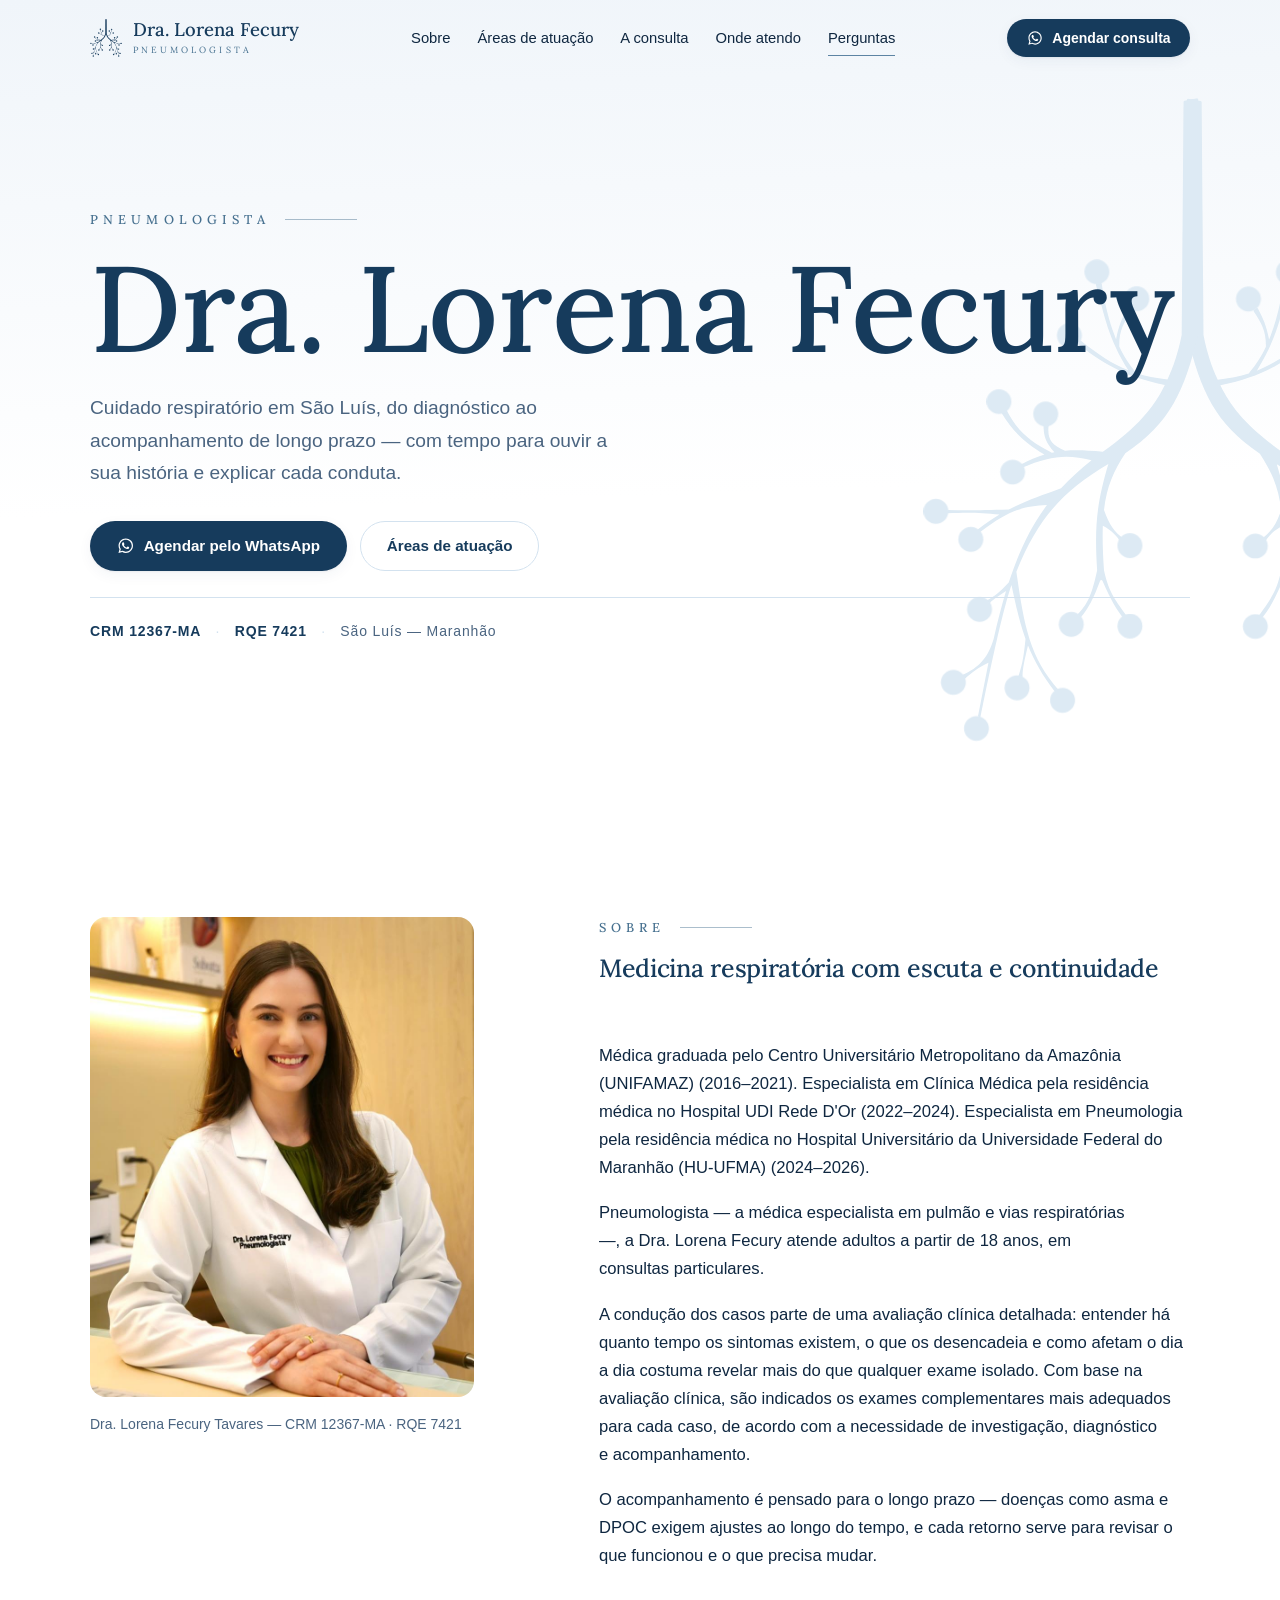
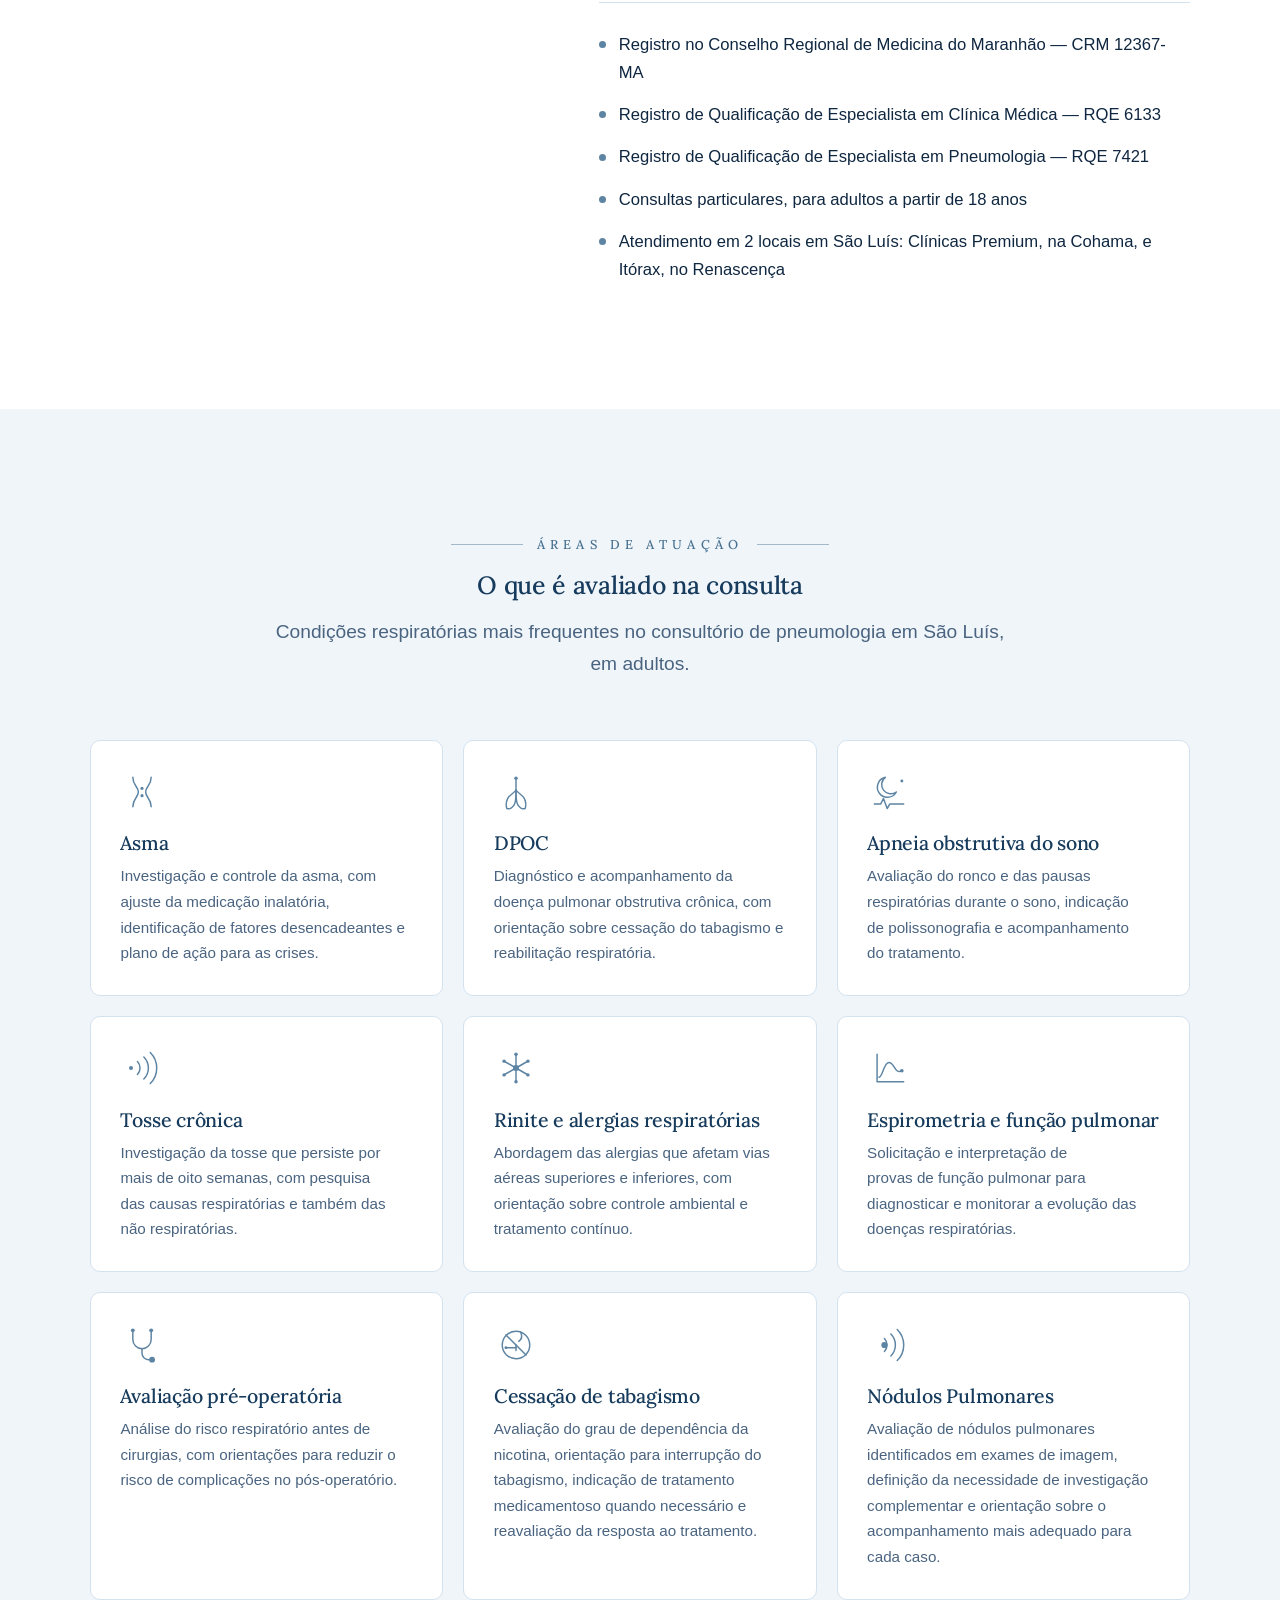
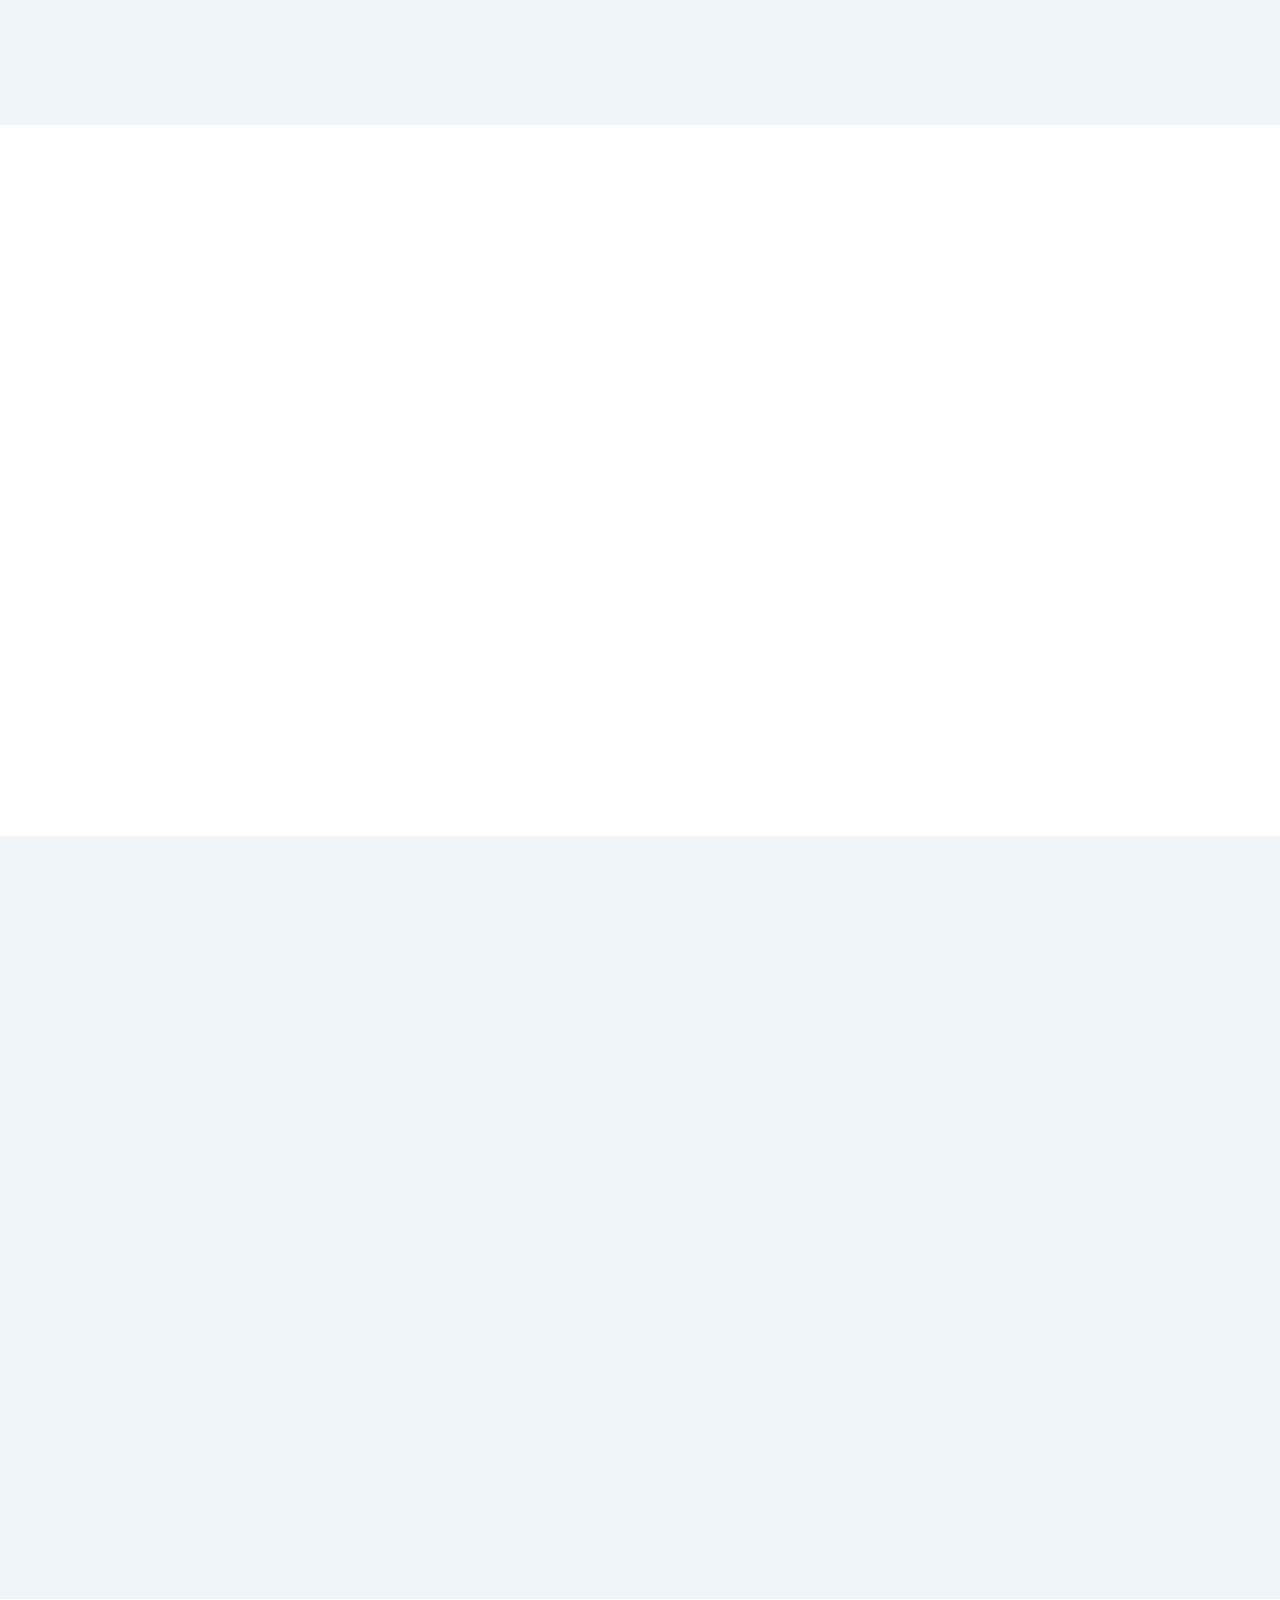
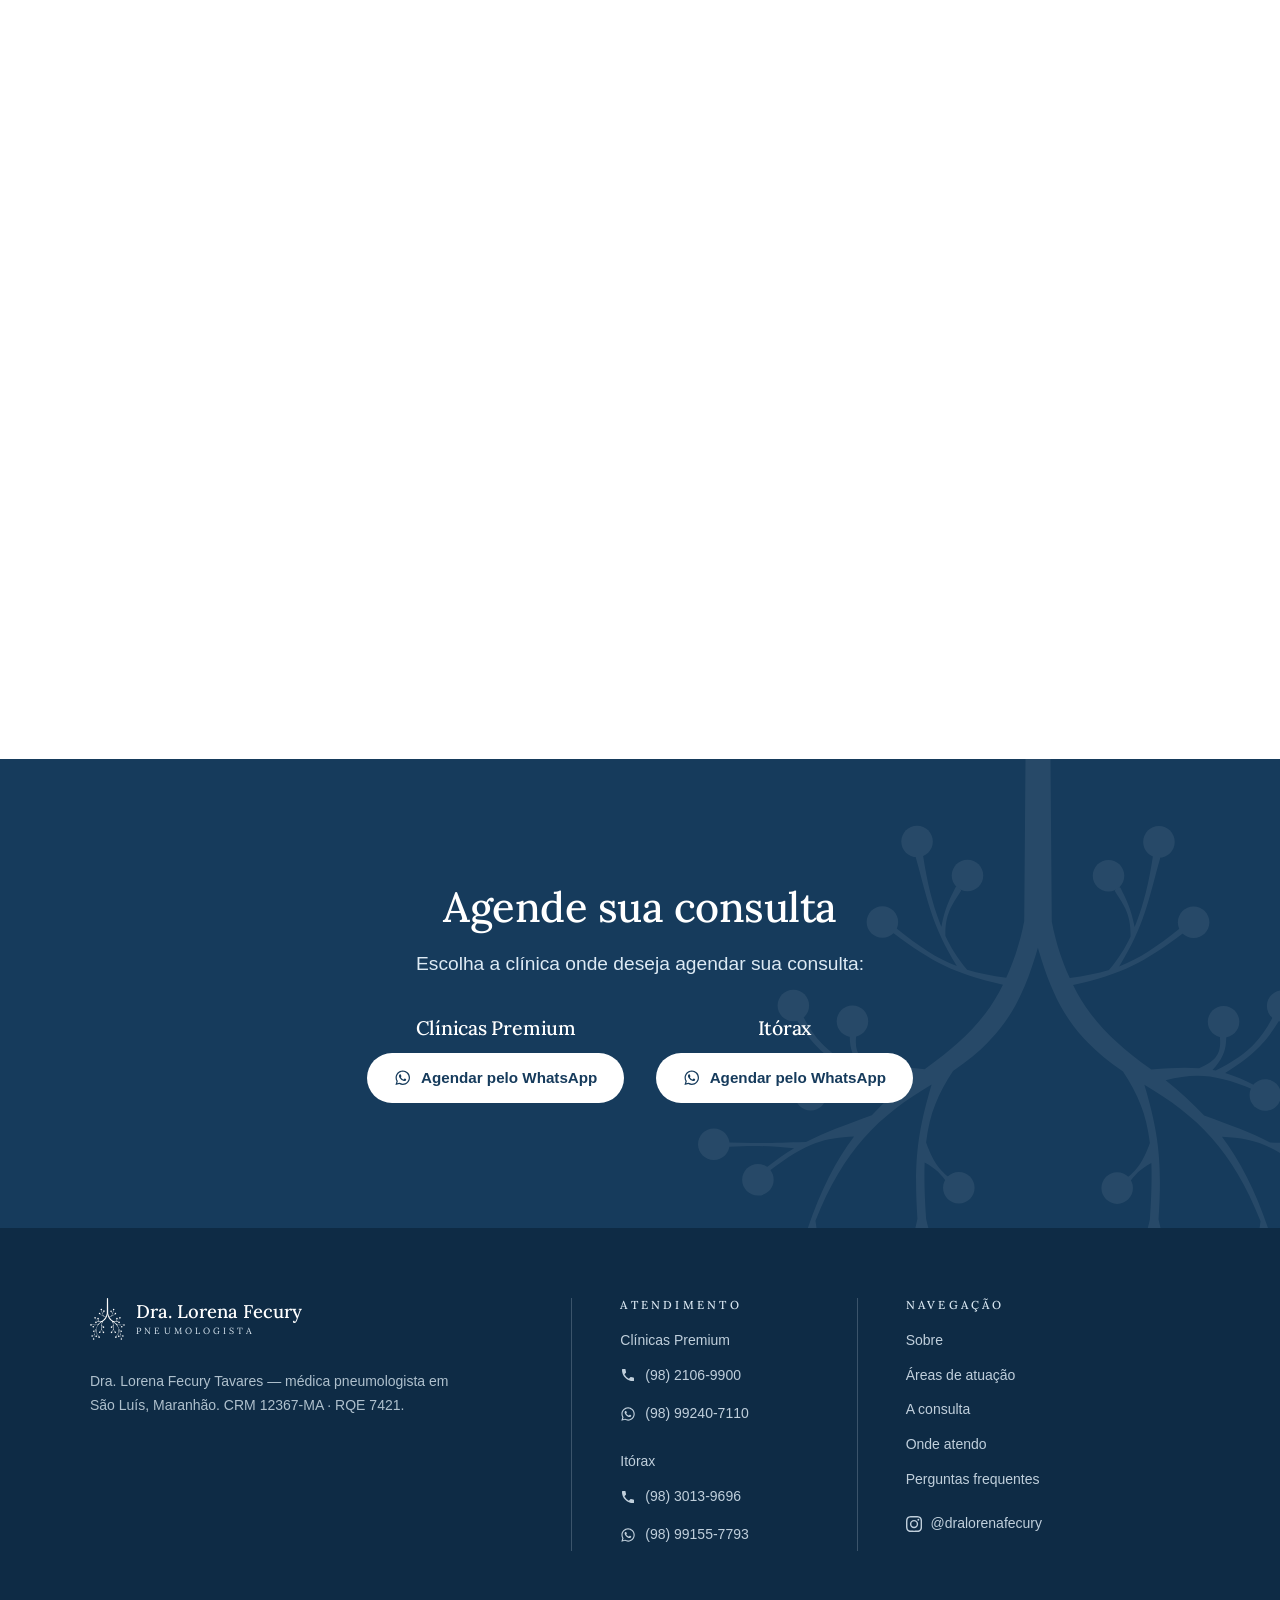
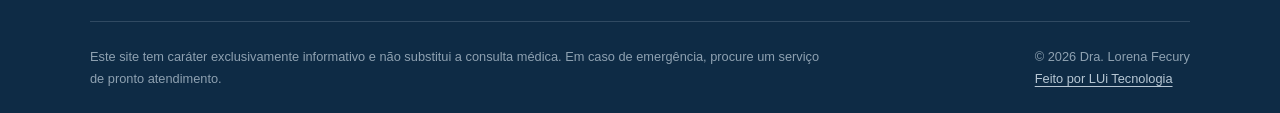
<file: index.html>
<!DOCTYPE html>
<html lang="pt-BR" class="no-js">
<head>
<meta charset="utf-8">
<meta name="viewport" content="width=device-width, initial-scale=1, viewport-fit=cover">

<title>Pneumologista em São Luís (MA) | Dra. Lorena Fecury</title>
<meta name="description" content="Pneumologista em São Luís. Asma, DPOC, apneia do sono e tosse crônica em adultos. Consultas particulares na Cohama e no Renascença. Agende pelo WhatsApp.">
<meta name="author" content="Dra. Lorena Fecury Tavares">
<meta name="robots" content="index, follow, max-image-preview:large">
<meta name="format-detection" content="telephone=no">
<link rel="canonical" href="https://www.dralorenafecury.com.br/">
<meta name="theme-color" content="#163B5C">

<!-- Fonte da marca: Lora variável, auto-hospedada (nenhuma requisição a terceiros) -->
<link rel="preload" href="assets/fonts/lora-latin-var.woff2" as="font" type="font/woff2" crossorigin>
<link rel="stylesheet" href="assets/css/style.css">

<!-- O .ico é o raster que o Google usa nos resultados de busca (e o fallback dos
     navegadores antigos). O `sizes` faz os navegadores modernos preferirem o
     SVG, que continua sendo o ícone da aba. -->
<link rel="icon" href="/favicon.ico" sizes="32x32">
<link rel="icon" href="assets/img/favicon.svg" type="image/svg+xml">
<link rel="apple-touch-icon" href="assets/img/apple-touch-icon.png">
<link rel="manifest" href="site.webmanifest">

<meta property="og:type" content="website">
<meta property="og:locale" content="pt_BR">
<meta property="og:site_name" content="Dra. Lorena Fecury — Pneumologista">
<meta property="og:title" content="Pneumologista em São Luís (MA) | Dra. Lorena Fecury">
<meta property="og:description" content="Asma, DPOC, apneia do sono e tosse crônica em adultos. Consultas particulares na Cohama e no Renascença. CRM 12367-MA · RQE 7421.">
<meta property="og:url" content="https://www.dralorenafecury.com.br/">
<meta property="og:image" content="https://www.dralorenafecury.com.br/assets/img/og-image.jpg">
<meta property="og:image:width" content="1200">
<meta property="og:image:height" content="630">
<meta property="og:image:alt" content="Dra. Lorena Fecury — Pneumologista em São Luís (MA)">
<meta name="twitter:card" content="summary_large_image">
<meta name="twitter:title" content="Pneumologista em São Luís (MA) | Dra. Lorena Fecury">
<meta name="twitter:description" content="Asma, DPOC, apneia do sono e tosse crônica em adultos. Consultas particulares em São Luís (MA).">
<meta name="twitter:image" content="https://www.dralorenafecury.com.br/assets/img/og-image.jpg">

<script>document.documentElement.classList.remove('no-js');</script>

<script type="application/ld+json">
{
  "@context": "https://schema.org",
  "@graph": [
    {
      "@type": "WebSite",
      "@id": "https://www.dralorenafecury.com.br/#website",
      "url": "https://www.dralorenafecury.com.br/",
      "name": "Dra. Lorena Fecury — Pneumologista",
      "inLanguage": "pt-BR",
      "publisher": { "@id": "https://www.dralorenafecury.com.br/#physician" }
    },
    {
      "@type": "WebPage",
      "@id": "https://www.dralorenafecury.com.br/#webpage",
      "url": "https://www.dralorenafecury.com.br/",
      "name": "Pneumologista em São Luís (MA) | Dra. Lorena Fecury",
      "description": "Pneumologista em São Luís. Asma, DPOC, apneia do sono e tosse crônica em adultos. Consultas particulares na Cohama e no Renascença. CRM 12367-MA · RQE 7421.",
      "inLanguage": "pt-BR",
      "isPartOf": { "@id": "https://www.dralorenafecury.com.br/#website" },
      "about": { "@id": "https://www.dralorenafecury.com.br/#physician" },
      "primaryImageOfPage": { "@id": "https://www.dralorenafecury.com.br/#ogimage" }
    },
    {
      "@type": "ImageObject",
      "@id": "https://www.dralorenafecury.com.br/#ogimage",
      "url": "https://www.dralorenafecury.com.br/assets/img/og-image.jpg",
      "width": 1200,
      "height": 630
    },
    {
      "@type": ["Physician", "MedicalBusiness"],
      "@id": "https://www.dralorenafecury.com.br/#physician",
      "name": "Dra. Lorena Fecury — Pneumologista",
      "url": "https://www.dralorenafecury.com.br/",
      "logo": "https://www.dralorenafecury.com.br/assets/img/logo-pulmao.svg",
      "image": "https://www.dralorenafecury.com.br/assets/img/og-image.jpg",
      "medicalSpecialty": "Pulmonary",
      "priceRange": "$$",
      "telephone": "+55-98-2106-9900",
      "sameAs": ["https://www.instagram.com/dralorenafecury/"],
      "areaServed": [
        { "@type": "City", "name": "São Luís", "addressRegion": "MA" },
        { "@type": "City", "name": "São José de Ribamar", "addressRegion": "MA" },
        { "@type": "City", "name": "Paço do Lumiar", "addressRegion": "MA" },
        { "@type": "City", "name": "Raposa", "addressRegion": "MA" }
      ],
      "address": {
        "@type": "PostalAddress",
        "name": "SP Mall Cohama Medical Center",
        "streetAddress": "Rua Aldebaran, 1º andar, Consultório 8",
        "addressLocality": "São Luís",
        "addressRegion": "MA",
        "postalCode": "65074-115",
        "addressCountry": "BR"
      },
      "employee": { "@id": "https://www.dralorenafecury.com.br/#person" },
      "location": [
        {
          "@type": "MedicalClinic",
          "name": "Clínicas Premium — SP Mall Cohama Medical Center",
          "telephone": "+55-98-2106-9900",
          "hasMap": "https://www.google.com/maps/search/?api=1&query=SP+Mall+Cohama+Medical+Center+Rua+Aldebaran+S%C3%A3o+Lu%C3%ADs+MA",
          "address": {
            "@type": "PostalAddress",
            "streetAddress": "Rua Aldebaran, 1º andar, Consultório 8",
            "addressLocality": "São Luís",
            "addressRegion": "MA",
            "postalCode": "65074-115",
            "addressCountry": "BR"
          }
        },
        {
          "@type": "MedicalClinic",
          "name": "Itórax",
          "telephone": "+55-98-3013-9696",
          "hasMap": "https://www.google.com/maps/search/?api=1&query=Rua+das+Araras+11+Jardim+Renascen%C3%A7a+S%C3%A3o+Lu%C3%ADs+MA",
          "address": {
            "@type": "PostalAddress",
            "streetAddress": "Rua das Araras, 11, Jardim Renascença",
            "addressLocality": "São Luís",
            "addressRegion": "MA",
            "postalCode": "65075-840",
            "addressCountry": "BR"
          }
        }
      ],
      "availableService": [
        { "@type": "MedicalProcedure", "name": "Consulta em pneumologia" },
        { "@type": "MedicalProcedure", "name": "Espirometria e prova de função pulmonar" },
        { "@type": "MedicalProcedure", "name": "Avaliação de risco respiratório pré-operatório" },
        { "@type": "MedicalProcedure", "name": "Tratamento de asma" },
        { "@type": "MedicalProcedure", "name": "Acompanhamento de DPOC" },
        { "@type": "MedicalProcedure", "name": "Avaliação de apneia obstrutiva do sono" },
        { "@type": "MedicalProcedure", "name": "Investigação de tosse crônica" },
        { "@type": "MedicalProcedure", "name": "Avaliação de nódulos pulmonares" },
        { "@type": "MedicalProcedure", "name": "Tratamento para cessação de tabagismo" },
        { "@type": "MedicalProcedure", "name": "Tratamento de rinite e alergias respiratórias" }
      ]
    },
    {
      "@type": "Person",
      "@id": "https://www.dralorenafecury.com.br/#person",
      "name": "Lorena Fecury Tavares",
      "honorificPrefix": "Dra.",
      "jobTitle": "Médica pneumologista",
      "url": "https://www.dralorenafecury.com.br/",
      "sameAs": ["https://www.instagram.com/dralorenafecury/"],
      "worksFor": { "@id": "https://www.dralorenafecury.com.br/#physician" },
      "knowsAbout": [
        "Asma",
        "Doença pulmonar obstrutiva crônica",
        "Apneia obstrutiva do sono",
        "Tosse crônica",
        "Rinite e alergias respiratórias",
        "Espirometria",
        "Nódulos pulmonares",
        "Cessação de tabagismo",
        "Avaliação de risco respiratório pré-operatório"
      ],
      "alumniOf": [
        { "@type": "CollegeOrUniversity", "name": "Centro Universitário Metropolitano da Amazônia (UNIFAMAZ)" },
        { "@type": "MedicalOrganization", "name": "Hospital UDI Rede D'Or" },
        { "@type": "MedicalOrganization", "name": "Hospital Universitário da Universidade Federal do Maranhão (HU-UFMA)" }
      ],
      "identifier": [
        { "@type": "PropertyValue", "propertyID": "CRM", "value": "12367-MA" },
        { "@type": "PropertyValue", "propertyID": "RQE Pneumologia", "value": "7421" },
        { "@type": "PropertyValue", "propertyID": "RQE Clínica Médica", "value": "6133" }
      ]
    },
    {
      "@type": "FAQPage",
      "@id": "https://www.dralorenafecury.com.br/#faq",
      "isPartOf": { "@id": "https://www.dralorenafecury.com.br/#webpage" },
      "mainEntity": [
        {
          "@type": "Question",
          "name": "Como agendo uma consulta?",
          "acceptedAnswer": { "@type": "Answer", "text": "O agendamento é feito diretamente pelo WhatsApp ou telefone da clínica de sua preferência." }
        },
        {
          "@type": "Question",
          "name": "Aceita plano de saúde para consultas?",
          "acceptedAnswer": { "@type": "Answer", "text": "Não. As consultas são realizadas exclusivamente de forma particular." }
        },
        {
          "@type": "Question",
          "name": "O que devo levar na primeira consulta?",
          "acceptedAnswer": { "@type": "Answer", "text": "Caso tenha exames, leve-os à consulta, especialmente aqueles relacionados à sua saúde respiratória. Tenha em mãos as informações sobre todos os medicamentos que utiliza. Se utiliza medicamentos inalatórios, leve também seu dispositivo inalatório." }
        },
        {
          "@type": "Question",
          "name": "Quando devo procurar um pneumologista?",
          "acceptedAnswer": { "@type": "Answer", "text": "Se você tem falta de ar, cansaço aos esforços, tosse por mais de 3 semanas, chiado no peito, ronco com pausas na respiração ou infecções respiratórias de repetição, é hora de buscar avaliação com pneumologista." }
        },
        {
          "@type": "Question",
          "name": "Como é a primeira consulta?",
          "acceptedAnswer": { "@type": "Answer", "text": "Na primeira consulta, é realizada uma avaliação detalhada da sua história de saúde, dos seus sintomas e dos exames já realizados para definir a melhor abordagem para o seu caso." }
        }
      ]
    }
  ]
}
</script>
</head>

<body id="top">

<a class="skip-link" href="#conteudo">Ir para o conteúdo</a>

<!-- Sprite de ícones de interface -->
<svg class="sprite" aria-hidden="true" focusable="false" xmlns="http://www.w3.org/2000/svg"><defs>
  <symbol id="i-wa" viewBox="0 0 24 24"><path d="M12.04 2C6.58 2 2.13 6.45 2.13 11.91c0 1.75.46 3.45 1.32 4.95L2 22l5.25-1.38a9.9 9.9 0 0 0 4.79 1.22h.01c5.46 0 9.91-4.45 9.91-9.91 0-2.65-1.03-5.14-2.9-7.01A9.82 9.82 0 0 0 12.04 2Zm0 18.15h-.01a8.2 8.2 0 0 1-4.18-1.14l-.3-.18-3.11.82.83-3.04-.2-.31a8.19 8.19 0 0 1-1.26-4.39c0-4.54 3.7-8.23 8.24-8.23 2.2 0 4.26.86 5.81 2.42a8.18 8.18 0 0 1 2.41 5.82c0 4.54-3.7 8.23-8.23 8.23Zm4.52-6.16c-.25-.12-1.53-.75-1.76-.84-.24-.09-.41-.13-.58.13-.17.25-.67.84-.82 1.01-.15.17-.3.19-.55.06-.25-.12-1.05-.39-2-1.23a7.5 7.5 0 0 1-1.38-1.72c-.15-.25-.02-.39.11-.51.11-.11.25-.3.37-.44.12-.15.17-.25.25-.42.08-.17.04-.31-.02-.44-.06-.12-.56-1.35-.77-1.85-.2-.48-.41-.42-.56-.43h-.48c-.17 0-.43.06-.66.31-.22.25-.86.84-.86 2.05 0 1.21.88 2.38 1 2.54.12.17 1.71 2.61 4.14 3.66.58.25 1.03.4 1.38.51.58.19 1.11.16 1.53.1.46-.07 1.41-.58 1.61-1.13.2-.55.2-1.03.14-1.13-.06-.1-.22-.16-.47-.28Z"/></symbol>
  <symbol id="i-ig" viewBox="0 0 24 24"><path d="M12 2.16c3.2 0 3.58.01 4.85.07 1.17.05 1.8.25 2.23.41.56.22.96.48 1.38.9.42.42.68.82.9 1.38.16.42.36 1.06.41 2.23.06 1.27.07 1.65.07 4.85s-.01 3.58-.07 4.85c-.05 1.17-.25 1.8-.41 2.23-.22.56-.48.96-.9 1.38-.42.42-.82.68-1.38.9-.42.16-1.06.36-2.23.41-1.27.06-1.65.07-4.85.07s-3.58-.01-4.85-.07c-1.17-.05-1.8-.25-2.23-.41-.56-.22-.96-.48-1.38-.9-.42-.42-.68-.82-.9-1.38-.16-.42-.36-1.06-.41-2.23C2.17 15.58 2.16 15.2 2.16 12s.01-3.58.07-4.85c.05-1.17.25-1.8.41-2.23.22-.56.48-.96.9-1.38.42-.42.82-.68 1.38-.9.42-.16 1.06-.36 2.23-.41C8.42 2.17 8.8 2.16 12 2.16ZM12 0C8.74 0 8.33.01 7.05.07 5.78.13 4.9.33 4.14.63c-.79.3-1.46.71-2.13 1.38C1.34 2.68.93 3.35.63 4.14.33 4.9.13 5.78.07 7.05.01 8.33 0 8.74 0 12s.01 3.67.07 4.95c.06 1.27.26 2.15.56 2.91.3.79.71 1.46 1.38 2.13.67.67 1.34 1.08 2.13 1.38.76.3 1.64.5 2.91.56C8.33 23.99 8.74 24 12 24s3.67-.01 4.95-.07c1.27-.06 2.15-.26 2.91-.56.79-.3 1.46-.71 2.13-1.38.67-.67 1.08-1.34 1.38-2.13.3-.76.5-1.64.56-2.91.06-1.28.07-1.69.07-4.95s-.01-3.67-.07-4.95c-.06-1.27-.26-2.15-.56-2.91-.3-.79-.71-1.46-1.38-2.13C21.32 1.34 20.65.93 19.86.63c-.76-.3-1.64-.5-2.91-.56C15.67.01 15.26 0 12 0Zm0 5.84a6.16 6.16 0 1 0 0 12.32 6.16 6.16 0 0 0 0-12.32ZM12 16a4 4 0 1 1 0-8 4 4 0 0 1 0 8Zm7.85-10.4a1.44 1.44 0 1 1-2.88 0 1.44 1.44 0 0 1 2.88 0Z"/></symbol>
  <symbol id="i-tel" viewBox="0 0 24 24"><path d="M6.6 10.8a15.1 15.1 0 0 0 6.6 6.6l2.2-2.2c.3-.3.7-.4 1-.2 1.1.4 2.3.6 3.5.6.6 0 1 .4 1 1V20c0 .6-.4 1-1 1-9.4 0-17-7.6-17-17 0-.6.4-1 1-1h3.5c.6 0 1 .4 1 1 0 1.2.2 2.4.6 3.5.1.4 0 .8-.2 1l-2.2 2.3Z"/></symbol>
  <symbol id="i-pin" viewBox="0 0 24 24"><path d="M12 2a7 7 0 0 0-7 7c0 5.3 7 13 7 13s7-7.7 7-13a7 7 0 0 0-7-7Zm0 9.5A2.5 2.5 0 1 1 12 6.5a2.5 2.5 0 0 1 0 5Z"/></symbol>
</defs></svg>

<header class="header">
  <div class="container header__inner">
    <a class="brand" href="#top" aria-label="Dra. Lorena Fecury, pneumologista — início">
      <img class="brand__mark" src="assets/img/logo-pulmao.svg" alt="" width="32" height="38" aria-hidden="true">
      <span>
        <span class="brand__name">Dra. Lorena Fecury</span>
        <span class="brand__role">Pneumologista</span>
      </span>
    </a>

    <button class="burger" type="button" aria-expanded="false" aria-controls="nav-principal" aria-label="Abrir menu de navegação">
      <span></span><span></span><span></span>
    </button>

    <nav class="nav" id="nav-principal" aria-label="Navegação principal">
      <a class="nav__link" href="#sobre">Sobre</a>
      <a class="nav__link" href="#atuacao">Áreas de atuação</a>
      <a class="nav__link" href="#consulta">A consulta</a>
      <a class="nav__link" href="#locais">Onde atendo</a>
      <a class="nav__link" href="#perguntas">Perguntas</a>
      <a class="btn btn--primary btn--sm" data-wa-open href="https://wa.me/5598992407110?text=Ol%C3%A1!%20Vim%20pelo%20site%20e%20gostaria%20de%20agendar%20uma%20consulta%20com%20a%20Dra.%20Lorena%20Fecury." target="_blank" rel="noopener">
        <svg class="ico" aria-hidden="true"><use href="#i-wa"></use></svg>Agendar
      </a>
    </nav>

    <a class="btn btn--primary btn--sm header__cta" data-wa-open href="https://wa.me/5598992407110?text=Ol%C3%A1!%20Vim%20pelo%20site%20e%20gostaria%20de%20agendar%20uma%20consulta%20com%20a%20Dra.%20Lorena%20Fecury." target="_blank" rel="noopener">
      <svg class="ico" aria-hidden="true"><use href="#i-wa"></use></svg>Agendar consulta
    </a>
  </div>
</header>

<main id="conteudo">

  <!-- ================= HERO ================= -->
  <section class="hero" aria-labelledby="hero-titulo">
    <!-- Sentinela do header: sai do viewport assim que a página rola -->
    <span class="scroll-sentinel" aria-hidden="true"></span>
    <!-- Grafismo da marca: a árvore brônquica se desenha ao carregar -->
    <svg class="hero__mark lf-tree" viewBox="-4.00 -4.16 684.00 815.43" aria-hidden="true" focusable="false">
      <g class="lf-branch">
        <path d="M330.951 297.137V1.95894C330.951 0.975555 331.846 0.235318 332.812 0.420265L348.097 3.34717C348.83 3.48764 349.363 4.12643 349.369 4.87331L351.707 297.189C351.708 297.284 351.718 297.379 351.736 297.473C355.869 318.915 361.966 336.736 369.583 353.45C384.051 351.578 397.322 349.072 408.499 345.563C418.592 333.423 425.015 322.792 430.042 312.072C430.384 291.119 424.511 282.498 414.801 267.645C414.343 266.944 414.516 266.006 415.195 265.516L417.903 263.564C418.692 262.995 419.806 263.279 420.234 264.153C426.167 276.267 430.436 283.857 434.059 302.833C434.69 301.273 435.307 299.702 435.915 298.115C443.045 279.5 448.171 259.036 452.116 233.18C452.252 232.289 453.109 231.69 453.991 231.876L458.167 232.755C459.054 232.942 459.594 233.852 459.351 234.725C447.612 276.8 443.906 301.316 418.682 341.978C438.556 334.189 456.065 322.499 478.558 304.502C479.368 303.854 480.577 304.151 480.985 305.105L482.037 307.557C482.321 308.222 482.104 309.003 481.524 309.436C443.512 337.828 421.701 349.548 372.858 360.388C386.366 388.062 406.656 413.141 450.695 444.306C469.508 442.53 484.566 441.869 498.188 442.988C515.359 435.328 520.607 428.453 518.762 411.114C518.662 410.175 519.39 409.345 520.334 409.345H523.638C524.506 409.345 525.21 410.054 525.197 410.922C524.986 424.523 522.79 432.316 511.505 444.74C512.58 444.938 513.651 445.151 514.719 445.378C542.547 430.884 557.503 419.086 571.427 392.085C571.85 391.266 572.886 390.968 573.668 391.456L577.167 393.643C577.894 394.097 578.116 395.06 577.666 395.79C561.956 421.3 548.16 432.731 524.038 447.743C533.675 450.592 543.371 454.71 554.13 460.386C554.836 460.758 555.146 461.605 554.849 462.346L554.399 463.473C554.072 464.289 553.125 464.671 552.315 464.329C516.153 449.079 495.509 447.121 464.897 454.876C478.981 466.209 491.671 477.601 503.208 490.027C529.781 499.847 549.335 506.623 568.686 516.659C603.719 517.644 622.541 518.171 645.385 517.295C646.274 517.261 647.018 517.972 647.018 518.863V519.713C647.018 520.609 646.258 521.321 645.364 521.279C617.985 519.971 604.204 520.623 580.436 522.926C589.178 528.068 597.736 534.158 607.386 541.549C608.075 542.077 608.202 543.066 607.669 543.752L606.852 544.802C606.322 545.483 605.325 545.594 604.64 545.07C567.113 516.331 549.862 512.745 520.899 511.176C539.801 536.388 555.302 566.791 568.862 608.307C579.944 620.058 586.416 625.575 596.787 631.123C597.766 631.647 597.93 632.992 597.092 633.72L595.825 634.82C594.939 635.589 593.428 635.171 592.723 634.233C590.337 631.054 584.307 626.767 572.211 618.917C577.694 636.882 582.865 656.836 587.829 679.197C594.67 702.27 605.571 714.951 627.679 724.674C628.569 725.065 628.912 726.161 628.386 726.979L626.846 729.374C626.33 730.177 625.221 730.334 624.498 729.711C614.245 720.876 606.682 715.115 594.348 709.236C594.456 709.772 594.567 710.341 594.681 710.938L607.293 775.469C607.397 776.003 607.217 776.553 606.817 776.921L604.487 779.07C604.487 779.07 580.184 653.387 565.382 611.44C559.74 638.453 554.777 659.761 547.796 679.197L547.797 679.21C549.717 697.507 550.817 707.998 556.431 725.427C556.704 726.274 556.224 727.183 555.369 727.427L553.549 727.947C552.519 728.241 551.503 727.439 551.512 726.368C551.593 716.215 549.031 705.542 544.672 687.422C536.774 707.112 526.286 725.376 510.196 746.495C509.806 747.007 509.14 747.229 508.521 747.052L506.484 746.47C505.368 746.152 504.984 744.76 505.754 743.891C542.349 702.581 549.364 664.557 559.244 594.991C531.227 524.042 496.444 490.638 443.748 459.478C458.25 508.073 461.459 537.297 457.862 592.813C457.852 592.957 457.864 593.109 457.894 593.25C465.915 630.785 472.854 638.504 484.562 650.635C485.297 651.396 485.085 652.654 484.139 653.127L481.686 654.353C481.03 654.681 480.233 654.509 479.77 653.94C470.45 642.468 464.751 634.493 454.114 606.095C453.619 604.774 451.753 604.715 451.182 606.005C440.255 630.686 433.825 642.518 423.959 653.819C423.417 654.439 422.486 654.522 421.836 654.017L420.619 653.07C419.969 652.565 419.826 651.636 420.289 650.955C433.366 631.741 442.641 623.23 449.206 593.146C449.222 593.072 449.234 592.994 449.239 592.918C450.763 570.831 451.269 552.61 450.695 537.026C439.029 543.36 434.386 548.522 427.963 557.81C427.41 558.61 426.267 558.729 425.57 558.05L423.801 556.331C423.107 555.656 423.188 554.519 423.96 553.934C436.972 544.072 442.472 535.734 449.231 517.231C445.803 487.916 437.099 468.486 422.475 446.161C365.274 407.402 348.852 368.163 330.999 297.523C330.967 297.398 330.951 297.266 330.951 297.137Z"/>
        <path d="M345.05 296.745V1.56712C345.05 0.583741 344.155 -0.156496 343.189 0.0284502L327.904 2.95535C327.17 3.09583 326.638 3.73462 326.632 4.48149L324.293 296.797C324.293 296.892 324.283 296.987 324.265 297.081C320.131 318.524 314.034 336.344 306.418 353.059C291.949 351.187 278.678 348.681 267.502 345.171C257.409 333.031 250.985 322.4 245.958 311.68C245.617 290.727 251.49 282.106 261.2 267.253C261.658 266.552 261.485 265.614 260.806 265.125L258.098 263.173C257.308 262.603 256.195 262.888 255.767 263.762C249.834 275.875 245.564 283.466 241.942 302.441C241.31 300.881 240.694 299.31 240.086 297.723C232.955 279.108 227.83 258.644 223.885 232.789C223.749 231.897 222.892 231.298 222.01 231.484L217.833 232.363C216.946 232.55 216.406 233.461 216.65 234.333C228.389 276.409 232.095 300.925 257.319 341.586C237.445 333.797 219.936 322.108 197.443 304.11C196.633 303.462 195.424 303.759 195.015 304.713L193.964 307.165C193.679 307.83 193.897 308.611 194.476 309.044C232.488 337.436 254.299 349.156 303.143 359.996C289.635 387.67 269.345 412.749 225.305 443.914C206.493 442.138 191.435 441.477 177.812 442.596C160.641 434.936 155.393 428.061 157.238 410.723C157.338 409.784 156.61 408.954 155.666 408.954H152.363C151.494 408.954 150.79 409.662 150.804 410.53C151.014 424.131 153.21 431.924 164.496 444.348C163.421 444.547 162.35 444.759 161.282 444.986C133.454 430.492 118.498 418.694 104.574 391.693C104.151 390.874 103.114 390.576 102.332 391.065L98.8339 393.251C98.107 393.705 97.8849 394.668 98.3344 395.398C114.044 420.908 127.84 432.339 151.963 447.351C142.325 450.2 132.629 454.318 121.871 459.994C121.164 460.366 120.855 461.213 121.151 461.955L121.602 463.081C121.928 463.897 122.876 464.279 123.686 463.937C159.848 448.687 180.492 446.729 211.103 454.484C197.02 465.817 184.33 477.209 172.792 489.635C146.219 499.455 126.665 506.232 107.314 516.268C72.2819 517.252 53.4595 517.779 30.6159 516.904C29.7263 516.87 28.9828 517.581 28.9828 518.471V519.321C28.9828 520.217 29.7422 520.93 30.6369 520.887C58.016 519.579 71.7969 520.231 95.5645 522.534C86.8222 527.677 78.2649 533.766 68.6148 541.157C67.9255 541.685 67.7987 542.674 68.3317 543.36L69.1488 544.41C69.6785 545.091 70.6758 545.203 71.3609 544.678C108.887 515.94 126.139 512.354 155.102 510.784C136.2 535.996 120.699 566.399 107.138 607.915C96.0567 619.666 89.5841 625.183 79.2136 630.731C78.2348 631.255 78.0705 632.6 78.9087 633.328L80.1758 634.428C81.062 635.197 82.573 634.78 83.2777 633.841C85.6638 630.663 91.6937 626.376 103.789 618.525C98.3065 636.49 93.1352 656.444 88.1719 678.805C81.3306 701.878 70.4294 714.559 48.3215 724.282C47.4315 724.674 47.0884 725.769 47.6142 726.587L49.1542 728.983C49.6702 729.785 50.7798 729.942 51.5026 729.319C61.7554 720.484 69.3189 714.723 81.6527 708.844C81.5444 709.381 81.4335 709.949 81.32 710.546L68.708 775.077C68.6037 775.611 68.7837 776.161 69.1835 776.529L71.5131 778.678C71.5131 778.678 95.817 652.995 110.619 611.049C116.261 638.062 121.223 659.37 128.205 678.805L128.204 678.818C126.284 697.115 125.183 707.606 119.57 725.035C119.297 725.882 119.776 726.791 120.632 727.035L122.452 727.555C123.481 727.85 124.497 727.047 124.489 725.976C124.408 715.823 126.97 705.15 131.328 687.03C139.227 706.72 149.715 724.985 165.804 746.103C166.194 746.615 166.861 746.837 167.48 746.661L169.517 746.079C170.633 745.76 171.016 744.368 170.247 743.499C133.651 702.189 126.636 664.165 116.756 594.599C144.774 523.65 179.557 490.246 232.253 459.086C217.751 507.681 214.542 536.905 218.139 592.421C218.148 592.565 218.137 592.717 218.107 592.858C210.086 630.393 203.146 638.112 191.438 650.244C190.704 651.005 190.916 652.262 191.862 652.735L194.315 653.962C194.971 654.289 195.768 654.117 196.23 653.548C205.551 642.076 211.249 634.101 221.887 605.703C222.382 604.382 224.248 604.323 224.819 605.614C235.745 630.294 242.176 642.127 252.042 653.427C252.583 654.047 253.515 654.13 254.165 653.625L255.381 652.679C256.031 652.173 256.175 651.244 255.712 650.563C242.635 631.349 233.36 622.838 226.794 592.754C226.778 592.68 226.767 592.602 226.762 592.526C225.238 570.439 224.732 552.218 225.305 536.634C236.972 542.968 241.614 548.131 248.037 557.418C248.591 558.218 249.733 558.337 250.431 557.658L252.199 555.939C252.893 555.264 252.813 554.127 252.041 553.542C239.029 543.68 233.529 535.342 226.77 516.839C230.198 487.525 238.901 468.094 253.525 445.769C310.726 407.01 327.148 367.771 345.002 297.131C345.033 297.006 345.05 296.874 345.05 296.745Z"/>
      </g>
      <g class="lf-alv" style="--i:1">
        <path d="M202.095 217.825C202.095 226.477 209.109 233.491 217.762 233.491C226.414 233.491 233.428 226.477 233.428 217.825C233.428 209.173 226.414 202.159 217.762 202.159C209.109 202.159 202.095 209.173 202.095 217.825Z"/>
        <path d="M473.905 218.217C473.905 226.869 466.891 233.883 458.239 233.883C449.587 233.883 442.573 226.869 442.573 218.217C442.573 209.565 449.587 202.55 458.239 202.55C466.891 202.55 473.905 209.565 473.905 218.217Z"/>
        <path d="M252.227 251.507C252.227 260.16 259.241 267.174 267.893 267.174C276.546 267.174 283.56 260.16 283.56 251.507C283.56 242.855 276.546 235.841 267.893 235.841C259.241 235.841 252.227 242.855 252.227 251.507Z"/>
        <path d="M423.773 251.899C423.773 260.551 416.759 267.565 408.107 267.565C399.454 267.565 392.44 260.551 392.44 251.899C392.44 243.247 399.454 236.233 408.107 236.233C416.759 236.233 423.773 243.247 423.773 251.899Z"/>
        <path d="M167.629 297.723C167.629 306.375 174.643 313.389 183.295 313.389C191.948 313.389 198.962 306.375 198.962 297.723C198.962 289.071 191.948 282.057 183.295 282.057C174.643 282.057 167.629 289.071 167.629 297.723Z"/>
        <path d="M508.371 298.115C508.371 306.767 501.357 313.781 492.705 313.781C484.053 313.781 477.039 306.767 477.039 298.115C477.039 289.463 484.053 282.449 492.705 282.449C501.357 282.449 508.371 289.463 508.371 298.115Z"/>
        <path d="M79.1147 380.754C79.1147 389.407 86.1287 396.421 94.781 396.421C103.433 396.421 110.447 389.407 110.447 380.754C110.447 372.102 103.433 365.088 94.781 365.088C86.1287 365.088 79.1147 372.102 79.1147 380.754Z"/>
        <path d="M596.885 381.146C596.885 389.798 589.871 396.812 581.219 396.812C572.567 396.812 565.553 389.798 565.553 381.146C565.553 372.494 572.567 365.48 581.219 365.48C589.871 365.48 596.885 372.494 596.885 381.146Z"/>
        <path d="M137.863 396.42C137.863 405.073 144.877 412.087 153.53 412.087C162.182 412.087 169.196 405.073 169.196 396.42C169.196 387.768 162.182 380.754 153.53 380.754C144.877 380.754 137.863 387.768 137.863 396.42Z"/>
        <path d="M538.137 396.812C538.137 405.464 531.123 412.478 522.471 412.478C513.818 412.478 506.804 405.464 506.804 396.812C506.804 388.16 513.818 381.146 522.471 381.146C531.123 381.146 538.137 388.16 538.137 396.812Z"/>
        <path d="M96.3477 469.269C96.3477 477.921 103.362 484.935 112.014 484.935C120.666 484.935 127.68 477.921 127.68 469.269C127.68 460.617 120.666 453.603 112.014 453.603C103.362 453.603 96.3477 460.617 96.3477 469.269Z"/>
      </g>
      <g class="lf-alv" style="--i:2">
        <path d="M579.653 469.661C579.653 478.313 572.639 485.327 563.987 485.327C555.334 485.327 548.32 478.313 548.32 469.661C548.32 461.008 555.334 453.994 563.987 453.994C572.639 453.994 579.653 461.008 579.653 469.661Z"/>
        <path d="M0 518.618C0 527.27 7.01403 534.284 15.6663 534.284C24.3185 534.284 31.3326 527.27 31.3326 518.618C31.3326 509.965 24.3185 502.951 15.6663 502.951C7.01403 502.951 0 509.965 0 518.618Z"/>
        <path d="M676 519.01C676 527.662 668.986 534.676 660.334 534.676C651.682 534.676 644.668 527.662 644.668 519.01C644.668 510.357 651.682 503.343 660.334 503.343C668.986 503.343 676 510.357 676 519.01Z"/>
        <path d="M43.8656 553.867C43.8656 562.519 50.8796 569.533 59.5319 569.533C68.1841 569.533 75.1982 562.519 75.1982 553.867C75.1982 545.215 68.1841 538.201 59.5319 538.201C50.8796 538.201 43.8656 545.215 43.8656 553.867Z"/>
        <path d="M632.134 554.259C632.134 562.911 625.12 569.925 616.468 569.925C607.816 569.925 600.802 562.911 600.802 554.259C600.802 545.607 607.816 538.593 616.468 538.593C625.12 538.593 632.134 545.607 632.134 554.259Z"/>
        <path d="M243.611 561.7C243.611 570.352 250.625 577.366 259.277 577.366C267.929 577.366 274.943 570.352 274.943 561.7C274.943 553.047 267.929 546.033 259.277 546.033C250.625 546.033 243.611 553.047 243.611 561.7Z"/>
        <path d="M432.389 562.091C432.389 570.744 425.375 577.758 416.723 577.758C408.071 577.758 401.057 570.744 401.057 562.091C401.057 553.439 408.071 546.425 416.723 546.425C425.375 546.425 432.389 553.439 432.389 562.091Z"/>
        <path d="M54.8322 641.598C54.8322 650.251 61.8462 657.265 70.4984 657.265C79.1507 657.265 86.1647 650.251 86.1647 641.598C86.1647 632.946 79.1507 625.932 70.4984 625.932C61.8462 625.932 54.8322 632.946 54.8322 641.598Z"/>
        <path d="M621.168 641.99C621.168 650.642 614.154 657.656 605.502 657.656C596.85 657.656 589.836 650.642 589.836 641.99C589.836 633.338 596.85 626.324 605.502 626.324C614.154 626.324 621.168 633.338 621.168 641.99Z"/>
        <path d="M169.979 660.397C169.979 669.05 176.993 676.064 185.645 676.064C194.298 676.064 201.312 669.05 201.312 660.397C201.312 651.745 194.298 644.731 185.645 644.731C176.993 644.731 169.979 651.745 169.979 660.397Z"/>
        <path d="M506.021 660.79C506.021 669.442 499.007 676.456 490.355 676.456C481.702 676.456 474.688 669.442 474.688 660.79C474.688 652.137 481.702 645.123 490.355 645.123C499.007 645.123 506.021 652.137 506.021 660.79Z"/>
      </g>
      <g class="lf-alv" style="--i:3">
        <path d="M243.611 662.748C243.611 671.4 250.625 678.414 259.277 678.414C267.929 678.414 274.943 671.4 274.943 662.748C274.943 654.095 267.929 647.081 259.277 647.081C250.625 647.081 243.611 654.095 243.611 662.748Z"/>
        <path d="M432.389 663.139C432.389 671.792 425.375 678.806 416.723 678.806C408.071 678.806 401.057 671.792 401.057 663.139C401.057 654.487 408.071 647.473 416.723 647.473C425.375 647.473 432.389 654.487 432.389 663.139Z"/>
        <path d="M21.9328 733.246C21.9328 741.898 28.9468 748.912 37.5991 748.912C46.2513 748.912 53.2654 741.898 53.2654 733.246C53.2654 724.593 46.2513 717.579 37.5991 717.579C28.9468 717.579 21.9328 724.593 21.9328 733.246Z"/>
        <path d="M654.068 733.638C654.068 742.29 647.053 749.304 638.401 749.304C629.749 749.304 622.735 742.29 622.735 733.638C622.735 724.985 629.749 717.971 638.401 717.971C647.053 717.971 654.068 724.985 654.068 733.638Z"/>
        <path d="M101.831 740.295C101.831 748.948 108.845 755.962 117.497 755.962C126.15 755.962 133.164 748.948 133.164 740.295C133.164 731.643 126.15 724.629 117.497 724.629C108.845 724.629 101.831 731.643 101.831 740.295Z"/>
        <path d="M574.169 740.687C574.169 749.34 567.155 756.354 558.503 756.354C549.851 756.354 542.837 749.34 542.837 740.687C542.837 732.035 549.851 725.021 558.503 725.021C567.155 725.021 574.169 732.035 574.169 740.687Z"/>
        <path d="M159.013 755.962C159.013 764.614 166.027 771.628 174.679 771.628C183.331 771.628 190.345 764.614 190.345 755.962C190.345 747.309 183.331 740.295 174.679 740.295C166.027 740.295 159.013 747.309 159.013 755.962Z"/>
        <path d="M516.988 756.353C516.988 765.006 509.974 772.02 501.321 772.02C492.669 772.02 485.655 765.006 485.655 756.353C485.655 747.701 492.669 740.687 501.321 740.687C509.974 740.687 516.988 747.701 516.988 756.353Z"/>
        <path d="M50.9154 791.211C50.9154 799.863 57.9294 806.877 66.5816 806.877C75.2339 806.877 82.2479 799.863 82.2479 791.211C82.2479 782.559 75.2339 775.545 66.5816 775.545C57.9294 775.545 50.9154 782.559 50.9154 791.211Z"/>
        <path d="M625.085 791.603C625.085 800.255 618.071 807.269 609.419 807.269C600.766 807.269 593.752 800.255 593.752 791.603C593.752 782.95 600.766 775.936 609.419 775.936C618.071 775.936 625.085 782.95 625.085 791.603Z"/>
      </g>
    </svg>

    <div class="container hero__reveal">
        <h1 class="hero__h1" id="hero-titulo">
          <span class="kicker kicker--rule">Pneumologista</span>
          <span class="hero__title">Dra. Lorena Fecury</span>
        </h1>
        <p class="hero__lead">Cuidado respiratório em São Luís, do diagnóstico ao acompanhamento de longo prazo — com tempo para ouvir a sua história e explicar cada conduta.</p>
        <div class="hero__actions">
          <a class="btn btn--primary" data-wa-open href="https://wa.me/5598992407110?text=Ol%C3%A1!%20Vim%20pelo%20site%20e%20gostaria%20de%20agendar%20uma%20consulta%20com%20a%20Dra.%20Lorena%20Fecury." target="_blank" rel="noopener">
            <svg class="ico" aria-hidden="true"><use href="#i-wa"></use></svg>Agendar pelo WhatsApp
          </a>
          <a class="btn btn--ghost" href="#atuacao">Áreas de atuação</a>
        </div>
        <p class="hero__crm">
          <b>CRM 12367-MA</b><span aria-hidden="true">·</span><b>RQE 7421</b>
          <span aria-hidden="true">·</span>São Luís — Maranhão
        </p>
    </div>
  </section>

  <!-- ================= SOBRE ================= -->
  <section class="section" id="sobre" aria-labelledby="sobre-titulo">
    <div class="container about__grid">
      <figure class="about__figure reveal">
        <img src="assets/img/dra-lorena.jpg"
             alt="Dra. Lorena Fecury em seu consultório, de jaleco branco"
             width="854" height="1068" loading="lazy" decoding="async">
        <figcaption>Dra. Lorena Fecury Tavares — CRM 12367-MA · RQE 7421</figcaption>
      </figure>

      <div class="reveal" style="--i:1">
        <div class="section__head">
          <span class="kicker kicker--rule">Sobre</span>
          <h2 id="sobre-titulo">Medicina respiratória com escuta e continuidade</h2>
        </div>
        <p>Médica graduada pelo Centro Universitário Metropolitano da Amazônia (UNIFAMAZ) (2016–2021). Especialista em Clínica Médica pela residência médica no Hospital UDI Rede D'Or (2022–2024). Especialista em Pneumologia pela residência médica no Hospital Universitário da Universidade Federal do Maranhão (HU-UFMA) (2024–2026).</p>
        <p>Pneumologista — a médica especialista em pulmão e vias respiratórias —, a Dra. Lorena Fecury atende adultos a partir de 18 anos, em consultas particulares.</p>
        <p>A condução dos casos parte de uma avaliação clínica detalhada: entender há quanto tempo os sintomas existem, o que os desencadeia e como afetam o dia a dia costuma revelar mais do que qualquer exame isolado. Com base na avaliação clínica, são indicados os exames complementares mais adequados para cada caso, de acordo com a necessidade de investigação, diagnóstico e acompanhamento.</p>
        <p>O acompanhamento é pensado para o longo prazo — doenças como asma e DPOC exigem ajustes ao longo do tempo, e cada retorno serve para revisar o que funcionou e o que precisa mudar.</p>

        <ul class="creds">
          <li>Registro no Conselho Regional de Medicina do Maranhão — CRM 12367-MA</li>
          <li>Registro de Qualificação de Especialista em Clínica Médica — RQE 6133</li>
          <li>Registro de Qualificação de Especialista em Pneumologia — RQE 7421</li>
          <li>Consultas particulares, para adultos a partir de 18 anos</li>
          <li>Atendimento em 2 locais em São Luís: Clínicas Premium, na Cohama, e Itórax, no Renascença</li>
        </ul>
      </div>
    </div>
  </section>

  <!-- ================= ÁREAS DE ATUAÇÃO ================= -->
  <section class="section section--sky" id="atuacao" aria-labelledby="atuacao-titulo">
    <div class="container">
      <div class="section__head section__head--center reveal">
        <span class="kicker kicker--rule">Áreas de atuação</span>
        <h2 id="atuacao-titulo">O que é avaliado na consulta</h2>
        <p>Condições respiratórias mais frequentes no consultório de pneumologia em São Luís, em adultos.</p>
      </div>

      <ul class="cards">
        <li class="card reveal">
          <svg class="card__icon" viewBox="0 0 48 48" aria-hidden="true">
            <path class="draw" style="--len:35" d="M14 8c0 9 6 10 6 16s-6 7-6 16"/>
            <path class="draw" style="--len:35" d="M34 8c0 9-6 10-6 16s6 7 6 16"/>
            <circle class="dot" cx="24" cy="20" r="1.7"/>
            <circle class="dot" cx="24" cy="28" r="1.7"/>
          </svg>
          <h3>Asma</h3>
          <p>Investigação e controle da asma, com ajuste da medicação inalatória, identificação de fatores desencadeantes e plano de ação para as crises.</p>
        </li>

        <li class="card reveal" style="--i:1">
          <svg class="card__icon" viewBox="0 0 48 48" aria-hidden="true">
            <path class="draw" style="--len:11" d="M24 11v11"/>
            <path class="draw" style="--len:51" d="M24 22c-3 4-7 5-9 9s-2 8-1 11c3 1 6-1 8-4s2-8 2-16"/>
            <path class="draw" style="--len:51" d="M24 22c3 4 7 5 9 9s2 8 1 11c-3 1-6-1-8-4s-2-8-2-16"/>
            <circle class="dot" cx="24" cy="9" r="1.9"/>
          </svg>
          <h3>DPOC</h3>
          <p>Diagnóstico e acompanhamento da doença pulmonar obstrutiva crônica, com orientação sobre cessação do tabagismo e reabilitação respiratória.</p>
        </li>

        <li class="card reveal" style="--i:2">
          <svg class="card__icon" viewBox="0 0 48 48" aria-hidden="true">
            <path class="draw" style="--len:76" d="M20 8a11 11 0 1 0 12 16A8.6 8.6 0 0 1 20 8Z"/>
            <path class="draw" style="--len:47" d="M8 37h7l3-6 4 11 3-5h15"/>
            <circle class="dot" cx="38" cy="12" r="1.6"/>
          </svg>
          <h3>Apneia obstrutiva do sono</h3>
          <p>Avaliação do ronco e das pausas respiratórias durante o sono, indicação de polissonografia e acompanhamento do tratamento.</p>
        </li>

        <li class="card reveal" style="--i:3">
          <svg class="card__icon" viewBox="0 0 48 48" aria-hidden="true">
            <path class="draw" style="--len:16" d="M19 17a10 10 0 0 1 0 14"/>
            <path class="draw" style="--len:27" d="M26 12a17 17 0 0 1 0 24"/>
            <path class="draw" style="--len:38" d="M33 7a24 24 0 0 1 0 34"/>
            <circle class="dot" cx="12" cy="24" r="2.2"/>
          </svg>
          <h3>Tosse crônica</h3>
          <p>Investigação da tosse que persiste por mais de oito semanas, com pesquisa das causas respiratórias e também das não respiratórias.</p>
        </li>

        <li class="card reveal" style="--i:4">
          <svg class="card__icon" viewBox="0 0 48 48" aria-hidden="true">
            <path class="draw" style="--len:86" d="M24 24V9.8M24 24v14.4M24 24l12.3-7.1M24 24l-12.3 7.1M24 24l12.3 7.1M24 24L11.7 16.9"/>
            <circle class="dot" cx="24" cy="24" r="3.3"/>
            <circle class="dot" cx="24" cy="9" r="1.9"/>
            <circle class="dot" cx="24" cy="39" r="1.9"/>
            <circle class="dot" cx="37" cy="16.5" r="1.9"/>
            <circle class="dot" cx="11" cy="31.5" r="1.9"/>
            <circle class="dot" cx="37" cy="31.5" r="1.9"/>
            <circle class="dot" cx="11" cy="16.5" r="1.9"/>
          </svg>
          <h3>Rinite e alergias respiratórias</h3>
          <p>Abordagem das alergias que afetam vias aéreas superiores e inferiores, com orientação sobre controle ambiental e tratamento contínuo.</p>
        </li>

        <li class="card reveal" style="--i:5">
          <svg class="card__icon" viewBox="0 0 48 48" aria-hidden="true">
            <path class="draw" style="--len:59" d="M11 9v30h29"/>
            <path class="draw" style="--len:40" d="M13 34c4 1 5-16 11-16s6 13 14 9"/>
            <circle class="dot" cx="38" cy="27" r="2"/>
          </svg>
          <h3>Espirometria e função pulmonar</h3>
          <p>Solicitação e interpretação de provas de função pulmonar para diagnosticar e monitorar a evolução das doenças respiratórias.</p>
        </li>

        <li class="card reveal" style="--i:6">
          <svg class="card__icon" viewBox="0 0 48 48" aria-hidden="true">
            <path class="draw" style="--len:48" d="M14 10v8a10 10 0 0 0 20 0v-8"/>
            <path class="draw" style="--len:17" d="M24 28v5a7 7 0 0 0 7 7h1"/>
            <circle class="dot" cx="14" cy="8" r="2.1"/>
            <circle class="dot" cx="34" cy="8" r="2.1"/>
            <circle class="dot" cx="35" cy="40" r="3.2"/>
          </svg>
          <h3>Avaliação pré-operatória</h3>
          <p>Análise do risco respiratório antes de cirurgias, com orientações para reduzir o risco de complicações no pós-operatório.</p>
        </li>

        <li class="card reveal" style="--i:7">
          <svg class="card__icon" viewBox="0 0 48 48" aria-hidden="true">
            <path class="draw" style="--len:11" d="M13 27h11"/>
            <path class="draw" style="--len:6" d="M24 24v6"/>
            <path class="draw" style="--len:11" d="M27 20c3-2 4-6 2-10"/>
            <circle class="draw" style="--len:94" cx="24" cy="24" r="15" fill="none"/>
            <path class="draw" style="--len:31" d="M13 13 35 35"/>
            <circle class="dot" cx="13" cy="27" r="1.6"/>
          </svg>
          <h3>Cessação de tabagismo</h3>
          <p>Avaliação do grau de dependência da nicotina, orientação para interrupção do tabagismo, indicação de tratamento medicamentoso quando necessário e reavaliação da resposta ao tratamento.</p>
        </li>

        <li class="card reveal" style="--i:8">
          <svg class="card__icon" viewBox="0 0 48 48" aria-hidden="true">
            <path class="draw" style="--len:16" d="M19 17a10 10 0 0 1 0 14"/>
            <path class="draw" style="--len:27" d="M26 12a17 17 0 0 1 0 24"/>
            <path class="draw" style="--len:38" d="M33 7a24 24 0 0 1 0 34"/>
            <circle class="dot" cx="19" cy="24" r="3.4"/>
          </svg>
          <h3>Nódulos Pulmonares</h3>
          <p>Avaliação de nódulos pulmonares identificados em exames de imagem, definição da necessidade de investigação complementar e orientação sobre o acompanhamento mais adequado para cada caso.</p>
        </li>
      </ul>
    </div>
  </section>

  <!-- ================= A CONSULTA ================= -->
  <section class="section section--defer" id="consulta" aria-labelledby="consulta-titulo">
    <div class="container">
      <div class="section__head reveal">
        <span class="kicker kicker--rule">A consulta</span>
        <h2 id="consulta-titulo">Como funciona o atendimento</h2>
        <p>Quatro etapas que se repetem em toda primeira consulta, para que você saiba o que esperar antes de chegar.</p>
      </div>

      <ol class="steps">
        <li class="step reveal">
          <span class="step__bullet" aria-hidden="true"></span>
          <h3>História clínica</h3>
          <p>Conversa detalhada sobre sintomas, histórico de saúde, medicações em uso, hábitos e exposições ambientais e ocupacionais.</p>
        </li>
        <li class="step reveal" style="--i:1">
          <span class="step__bullet" aria-hidden="true"></span>
          <h3>Exame físico</h3>
          <p>Exame físico completo e direcionado, contribuindo para uma avaliação clínica criteriosa e para a definição da conduta mais adequada.</p>
        </li>
        <li class="step reveal" style="--i:2">
          <span class="step__bullet" aria-hidden="true"></span>
          <h3>Exames complementares</h3>
          <p>Os exames complementares são indicados conforme a necessidade de cada caso, contribuindo para a investigação diagnóstica, o planejamento terapêutico e o acompanhamento da evolução clínica.</p>
        </li>
        <li class="step reveal" style="--i:3">
          <span class="step__bullet" aria-hidden="true"></span>
          <h3>Plano de cuidado</h3>
          <p>Definição da conduta, orientações individualizadas e programação do acompanhamento conforme a necessidade de cada caso.</p>
        </li>
      </ol>
    </div>
  </section>

  <!-- ================= ONDE ATENDO ================= -->
  <section class="section section--sky section--defer" id="locais" aria-labelledby="locais-titulo">
    <div class="container">
      <div class="section__head section__head--center reveal">
        <span class="kicker kicker--rule">Onde atendo</span>
        <h2 id="locais-titulo">Dois locais em São Luís</h2>
        <p>Escolha o local de sua preferência e agende sua consulta pelos contatos abaixo.</p>
      </div>

      <div class="places">
        <article class="place reveal">
          <h3>Clínicas Premium</h3>
          <ul class="place__list">
            <li>
              <svg class="ico" aria-hidden="true"><use href="#i-pin"></use></svg>
              <span>SP Mall Cohama Medical Center<br>Rua Aldebaran, 1º andar, Consultório 8<br>São Luís — MA · CEP 65074-115</span>
            </li>
            <li>
              <svg class="ico" aria-hidden="true"><use href="#i-tel"></use></svg>
              <span><a href="tel:+559821069900">(98) 2106-9900</a></span>
            </li>
            <li>
              <svg class="ico" aria-hidden="true"><use href="#i-wa"></use></svg>
              <span><a href="tel:+5598992407110">(98) 99240-7110</a></span>
            </li>
          </ul>
          <div class="place__actions">
            <a class="btn btn--primary btn--sm" href="https://wa.me/5598992407110?text=Ol%C3%A1!%20Gostaria%20de%20agendar%20uma%20consulta%20com%20a%20Dra.%20Lorena%20Fecury%20na%20Cl%C3%ADnicas%20Premium." target="_blank" rel="noopener">
              <svg class="ico" aria-hidden="true"><use href="#i-wa"></use></svg>WhatsApp
            </a>
            <a class="btn btn--ghost btn--sm" href="https://www.google.com/maps/search/?api=1&amp;query=SP+Mall+Cohama+Medical+Center+Rua+Aldebaran+S%C3%A3o+Lu%C3%ADs+MA" target="_blank" rel="noopener">Ver no mapa</a>
          </div>
        </article>

        <article class="place reveal" style="--i:1">
          <h3>Itórax</h3>
          <ul class="place__list">
            <li>
              <svg class="ico" aria-hidden="true"><use href="#i-pin"></use></svg>
              <span>Rua das Araras, 11, Jardim Renascença<br>São Luís — MA · CEP 65075-840</span>
            </li>
            <li>
              <svg class="ico" aria-hidden="true"><use href="#i-tel"></use></svg>
              <span><a href="tel:+559830139696">(98) 3013-9696</a></span>
            </li>
            <li>
              <svg class="ico" aria-hidden="true"><use href="#i-wa"></use></svg>
              <span><a href="tel:+5598991557793">(98) 99155-7793</a></span>
            </li>
          </ul>
          <div class="place__actions">
            <a class="btn btn--primary btn--sm" href="https://wa.me/5598991557793?text=Ol%C3%A1!%20Gostaria%20de%20agendar%20uma%20consulta%20com%20a%20Dra.%20Lorena%20Fecury%20na%20It%C3%B3rax." target="_blank" rel="noopener">
              <svg class="ico" aria-hidden="true"><use href="#i-wa"></use></svg>WhatsApp
            </a>
            <a class="btn btn--ghost btn--sm" href="https://www.google.com/maps/search/?api=1&amp;query=Rua+das+Araras+11+Jardim+Renascen%C3%A7a+S%C3%A3o+Lu%C3%ADs+MA" target="_blank" rel="noopener">Ver no mapa</a>
          </div>
        </article>
      </div>
    </div>
  </section>

  <!-- ================= PERGUNTAS FREQUENTES ================= -->
  <section class="section section--defer" id="perguntas" aria-labelledby="perguntas-titulo">
    <div class="container">
      <div class="section__head section__head--center reveal">
        <span class="kicker kicker--rule">Perguntas frequentes</span>
        <h2 id="perguntas-titulo">Dúvidas antes de agendar</h2>
      </div>

      <div class="faq reveal">
        <details class="faq__item">
          <summary>Como agendo uma consulta?<span class="faq__sign" aria-hidden="true"></span></summary>
          <div class="faq__body"><div><p>O agendamento é feito diretamente pelo WhatsApp ou telefone da clínica de sua preferência.</p></div></div>
        </details>

        <details class="faq__item">
          <summary>Aceita plano de saúde para consultas?<span class="faq__sign" aria-hidden="true"></span></summary>
          <div class="faq__body"><div><p>Não. As consultas são realizadas exclusivamente de forma particular.</p></div></div>
        </details>

        <details class="faq__item">
          <summary>O que devo levar na primeira consulta?<span class="faq__sign" aria-hidden="true"></span></summary>
          <div class="faq__body"><div><p>Caso tenha exames, leve-os à consulta, especialmente aqueles relacionados à sua saúde respiratória. Tenha em mãos as informações sobre todos os medicamentos que utiliza. Se utiliza medicamentos inalatórios, leve também seu dispositivo inalatório.</p></div></div>
        </details>

        <details class="faq__item">
          <summary>Quando devo procurar um pneumologista?<span class="faq__sign" aria-hidden="true"></span></summary>
          <div class="faq__body"><div><p>Se você tem falta de ar, cansaço aos esforços, tosse por mais de 3 semanas, chiado no peito, ronco com pausas na respiração ou infecções respiratórias de repetição, é hora de buscar avaliação com pneumologista.</p></div></div>
        </details>

        <details class="faq__item">
          <summary>Como é a primeira consulta?<span class="faq__sign" aria-hidden="true"></span></summary>
          <div class="faq__body"><div><p>Na primeira consulta, é realizada uma avaliação detalhada da sua história de saúde, dos seus sintomas e dos exames já realizados para definir a melhor abordagem para o seu caso.</p></div></div>
        </details>
      </div>
    </div>
  </section>

  <!-- ================= CTA FINAL ================= -->
  <section class="section cta" aria-labelledby="cta-titulo">
    <img class="cta__mark" src="assets/img/logo-pulmao-branco.svg" alt="" width="684" height="815" loading="lazy" aria-hidden="true">
    <div class="container cta__inner reveal">
      <h2 id="cta-titulo">Agende sua consulta</h2>
      <p>Escolha a clínica onde deseja agendar sua consulta:</p>
      <div class="cta__choices">
        <div class="cta__choice">
          <h3>Clínicas Premium</h3>
          <a class="btn btn--light" href="https://wa.me/5598992407110?text=Ol%C3%A1!%20Gostaria%20de%20agendar%20uma%20consulta%20com%20a%20Dra.%20Lorena%20Fecury%20na%20Cl%C3%ADnicas%20Premium." target="_blank" rel="noopener">
            <svg class="ico" aria-hidden="true"><use href="#i-wa"></use></svg>Agendar pelo WhatsApp
          </a>
        </div>
        <div class="cta__choice">
          <h3>Itórax</h3>
          <a class="btn btn--light" href="https://wa.me/5598991557793?text=Ol%C3%A1!%20Gostaria%20de%20agendar%20uma%20consulta%20com%20a%20Dra.%20Lorena%20Fecury%20na%20It%C3%B3rax." target="_blank" rel="noopener">
            <svg class="ico" aria-hidden="true"><use href="#i-wa"></use></svg>Agendar pelo WhatsApp
          </a>
        </div>
      </div>
    </div>
  </section>

</main>

<!-- ================= FOOTER ================= -->
<footer class="footer" id="contato">
  <div class="container">
    <div class="footer__grid">
      <div class="footer__col">
        <span class="brand">
          <img class="brand__mark" src="assets/img/logo-pulmao-branco.svg" alt="" width="35" height="42" loading="lazy" aria-hidden="true">
          <span>
            <span class="brand__name">Dra. Lorena Fecury</span>
            <span class="brand__role">Pneumologista</span>
          </span>
        </span>
        <p>Dra. Lorena Fecury Tavares — médica pneumologista em São Luís, Maranhão. CRM 12367-MA · RQE 7421.</p>
      </div>

      <div class="footer__col">
        <h2>Atendimento</h2>
        <ul class="footer__list">
          <li><span>Clínicas Premium</span></li>
          <li><a href="tel:+559821069900"><svg class="ico" aria-hidden="true"><use href="#i-tel"></use></svg>(98) 2106-9900</a></li>
          <li><a href="https://wa.me/5598992407110" target="_blank" rel="noopener"><svg class="ico" aria-hidden="true"><use href="#i-wa"></use></svg>(98) 99240-7110</a></li>
          <li style="margin-top:.6rem"><span>Itórax</span></li>
          <li><a href="tel:+559830139696"><svg class="ico" aria-hidden="true"><use href="#i-tel"></use></svg>(98) 3013-9696</a></li>
          <li><a href="https://wa.me/5598991557793" target="_blank" rel="noopener"><svg class="ico" aria-hidden="true"><use href="#i-wa"></use></svg>(98) 99155-7793</a></li>
        </ul>
      </div>

      <div class="footer__col">
        <h2>Navegação</h2>
        <ul class="footer__list">
          <li><a href="#sobre">Sobre</a></li>
          <li><a href="#atuacao">Áreas de atuação</a></li>
          <li><a href="#consulta">A consulta</a></li>
          <li><a href="#locais">Onde atendo</a></li>
          <li><a href="#perguntas">Perguntas frequentes</a></li>
          <li style="margin-top:.6rem"><a href="https://www.instagram.com/dralorenafecury/" target="_blank" rel="noopener"><svg class="ico" aria-hidden="true"><use href="#i-ig"></use></svg>@dralorenafecury</a></li>
        </ul>
      </div>
    </div>

    <div class="footer__bottom">
      <p>Este site tem caráter exclusivamente informativo e não substitui a consulta médica. Em caso de emergência, procure um serviço de pronto atendimento.</p>
      <p>&copy; <span>2026</span> Dra. Lorena Fecury <br><a href="https://www.lui-tecnologia.com/" target="_blank" rel="noopener">Feito por LUi Tecnologia</a></p>
    </div>
  </div>
</footer>

<a class="fab" data-wa-open href="https://wa.me/5598992407110?text=Ol%C3%A1!%20Vim%20pelo%20site%20e%20gostaria%20de%20agendar%20uma%20consulta%20com%20a%20Dra.%20Lorena%20Fecury." target="_blank" rel="noopener" aria-label="Agendar consulta pelo WhatsApp">
  <svg class="ico" aria-hidden="true"><use href="#i-wa"></use></svg>Agendar
</a>

<div class="wa-picker" id="wa-picker" hidden>
  <div class="wa-picker__backdrop" data-wa-close></div>
  <div class="wa-picker__panel" role="dialog" aria-modal="true" aria-labelledby="wa-picker-title">
    <button type="button" class="wa-picker__close" data-wa-close aria-label="Fechar">
      <svg class="ico" aria-hidden="true" viewBox="0 0 24 24" fill="none"><path d="M6 6l12 12M18 6L6 18" stroke="currentColor" stroke-width="2" stroke-linecap="round"/></svg>
    </button>
    <p id="wa-picker-title">Escolha a clínica para agendar pelo WhatsApp</p>
    <a class="btn btn--primary btn--block" href="https://wa.me/5598992407110?text=Ol%C3%A1!%20Gostaria%20de%20agendar%20uma%20consulta%20com%20a%20Dra.%20Lorena%20Fecury%20na%20Cl%C3%ADnicas%20Premium." target="_blank" rel="noopener">
      <svg class="ico" aria-hidden="true"><use href="#i-wa"></use></svg>Clínicas Premium
    </a>
    <a class="btn btn--primary btn--block" href="https://wa.me/5598991557793?text=Ol%C3%A1!%20Gostaria%20de%20agendar%20uma%20consulta%20com%20a%20Dra.%20Lorena%20Fecury%20na%20It%C3%B3rax." target="_blank" rel="noopener">
      <svg class="ico" aria-hidden="true"><use href="#i-wa"></use></svg>Itórax
    </a>
  </div>
</div>

<script src="assets/js/main.js" defer></script>
</body>
</html>
</file>
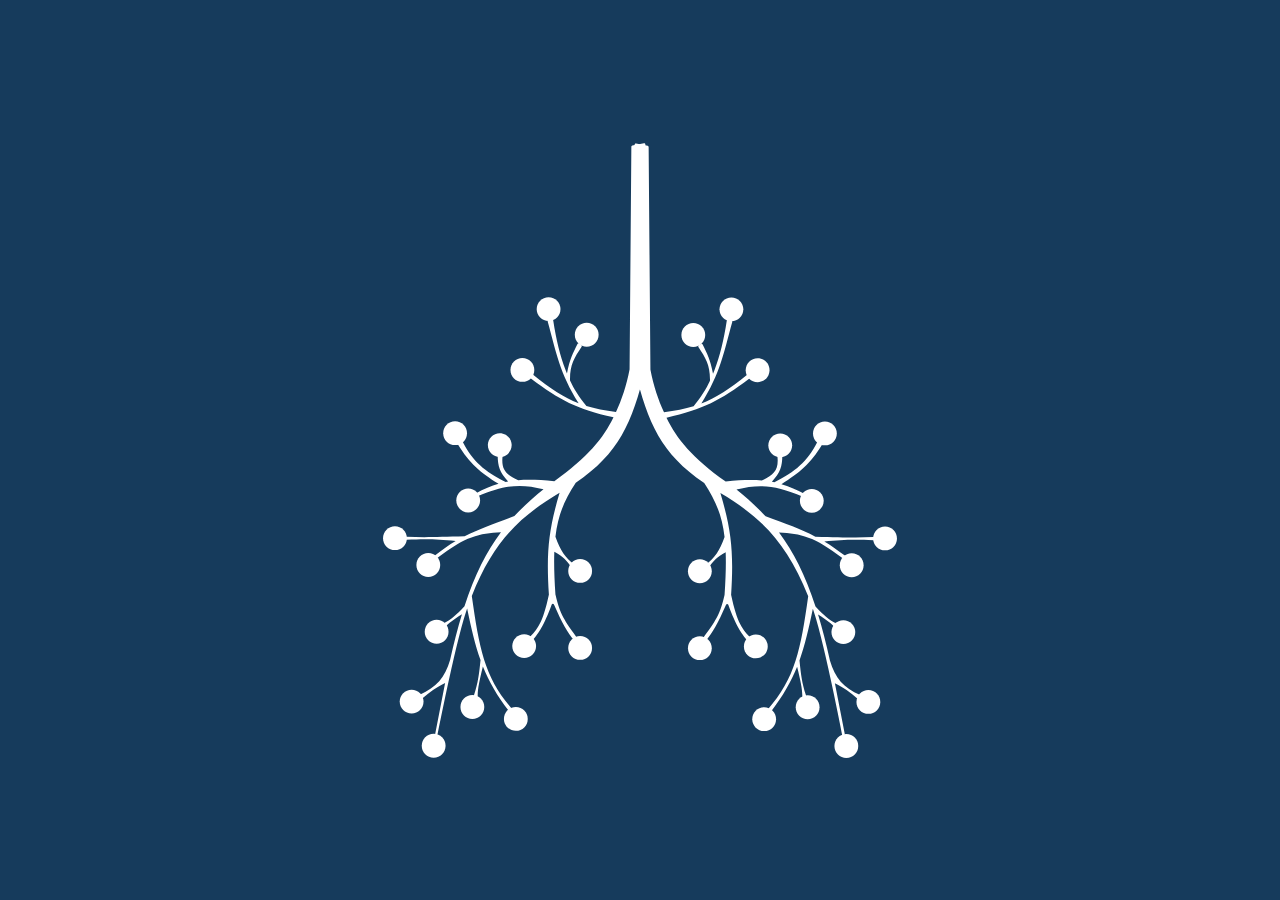
<file: assets/img/_favicon-template.html>
<!DOCTYPE html>
<!-- Template do favicon raster. Não é publicado: serve para gerar os PNGs que
     são empacotados em /favicon.ico — o ícone que o Google usa nos resultados
     de busca e que os navegadores antigos usam na aba.

     Mesma arte do apple-touch-icon (marca branca sobre navy), porque a linha
     fina do favicon.svg antialiasa para um borrão cinza a 16px. O favicon.svg
     continua sendo o ícone da aba nos navegadores modernos.

     Como regerar (com o servidor local no ar), para cada tamanho 16/32/48/96:
       chrome --headless --hide-scrollbars --force-device-scale-factor=1 \
              --window-size=48,48 --screenshot=fav-48.png \
              http://127.0.0.1:8080/assets/img/_favicon-template.html
     Depois empacote os quatro PNGs com tools/make-favicon-ico.py -->
<html lang="pt-BR">
<head>
<meta charset="utf-8">
<title>Favicon</title>
<style>
  html, body { margin: 0; }
  body {
    width: 100vw; height: 100vh;
    display: flex; align-items: center; justify-content: center;
    background: #163b5c;
  }
  img { height: 69%; }
</style>
</head>
<body><img src="logo-pulmao-branco.svg" alt=""></body>
</html>
</file>
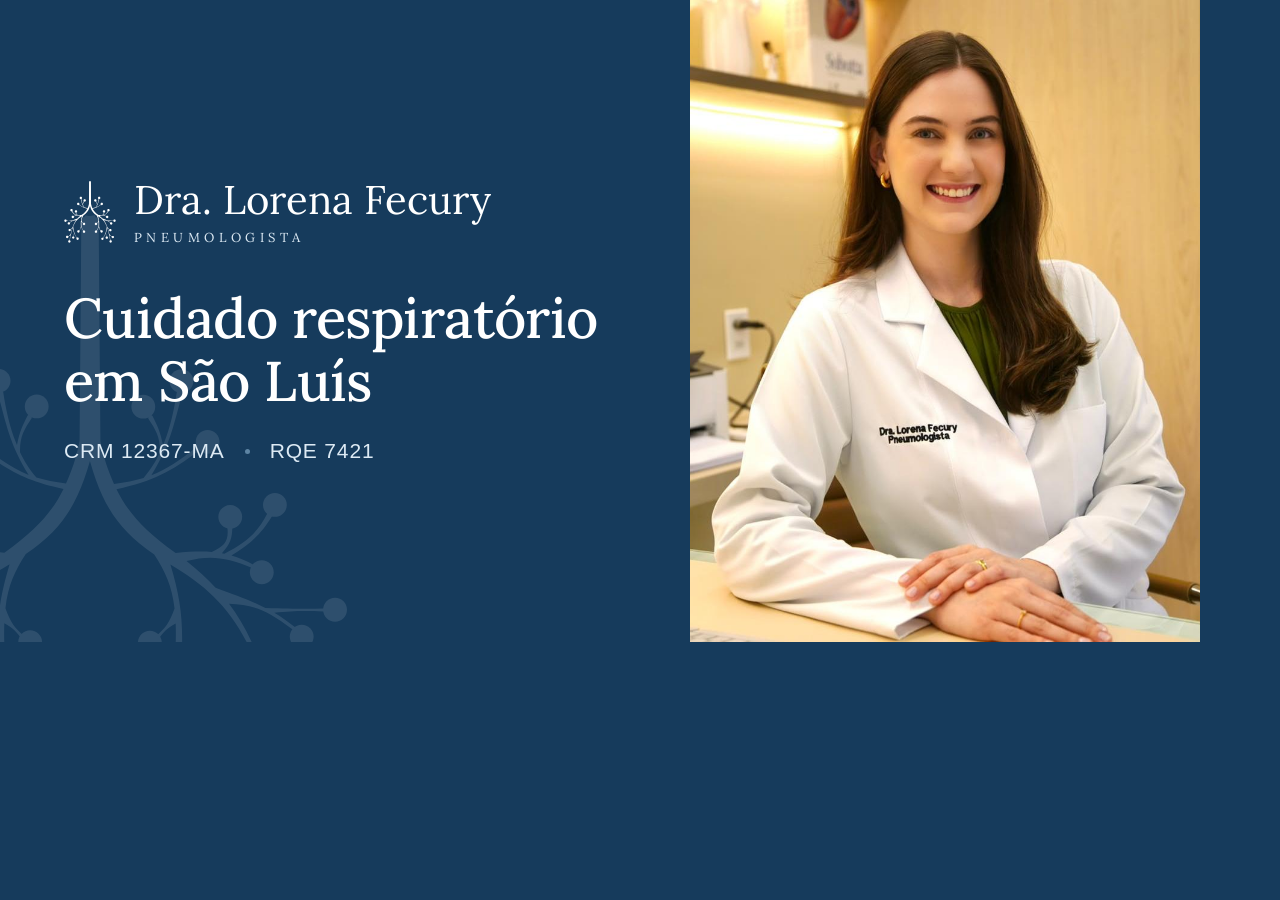
<file: assets/img/_og-template.html>
<!DOCTYPE html>
<!-- Template da imagem de compartilhamento. Não é publicado: serve para gerar
     assets/img/og-image.jpg com a fonte e o logo reais da marca.

     Como regerar (a partir da raiz do projeto, com o servidor local no ar):
       chrome --headless=new --hide-scrollbars --window-size=1200,630 \
              --screenshot=og.png http://127.0.0.1:8080/assets/img/_og-template.html
     Depois converta og.png para JPG e salve como assets/img/og-image.jpg. -->
<html lang="pt-BR">
<head>
<meta charset="utf-8">
<title>OG</title>
<style>
  @font-face {
    font-family: 'Lora';
    font-style: normal;
    font-weight: 400 600;
    font-display: block;
    src: url('../fonts/lora-latin-var.woff2') format('woff2');
  }
  * { box-sizing: border-box; }
  html, body { margin: 0; }
  body {
    width: 1200px; height: 630px; overflow: hidden;
    display: grid; grid-template-columns: 1.15fr 0.85fr;
    background: #163b5c; color: #fff;
    font-family: -apple-system, 'Segoe UI', Roboto, sans-serif;
  }
  .left { position: relative; padding: 76px 64px; display: flex; flex-direction: column; justify-content: center; overflow: hidden; }
  .mark { position: absolute; left: -170px; bottom: -190px; height: 620px; opacity: .1; }
  .lockup { position: relative; display: flex; align-items: center; gap: 18px; margin-bottom: 40px; }
  .lockup img { height: 62px; }
  .name { font-family: 'Lora', Georgia, serif; font-size: 40px; line-height: 1.05; }
  .role { font-family: 'Lora', Georgia, serif; font-size: 13px; letter-spacing: .34em;
          text-transform: uppercase; color: #ddeaf4; margin-top: 8px; }
  h1 { position: relative; font-family: 'Lora', Georgia, serif; font-weight: 500;
       font-size: 56px; line-height: 1.14; letter-spacing: -.01em; margin: 0 0 26px; }
  .crm { position: relative; display: flex; gap: 20px; align-items: center;
         font-size: 21px; color: #ddeaf4; letter-spacing: .04em; }
  .crm i { width: 5px; height: 5px; border-radius: 50%; background: #5d84a3; }
  .right { position: relative; }
  .right img { width: 100%; height: 100%; object-fit: cover; object-position: center 22%; }
</style>
</head>
<body>
  <div class="left">
    <img class="mark" src="logo-pulmao-branco.svg" alt="">
    <div class="lockup">
      <img src="logo-pulmao-branco.svg" alt="">
      <div>
        <div class="name">Dra. Lorena Fecury</div>
        <div class="role">Pneumologista</div>
      </div>
    </div>
    <h1>Cuidado respiratório<br>em São Luís</h1>
    <div class="crm"><span>CRM 12367-MA</span><i></i><span>RQE 7421</span></div>
  </div>
  <div class="right"><img src="dra-lorena.jpg" alt=""></div>
</body>
</html>
</file>
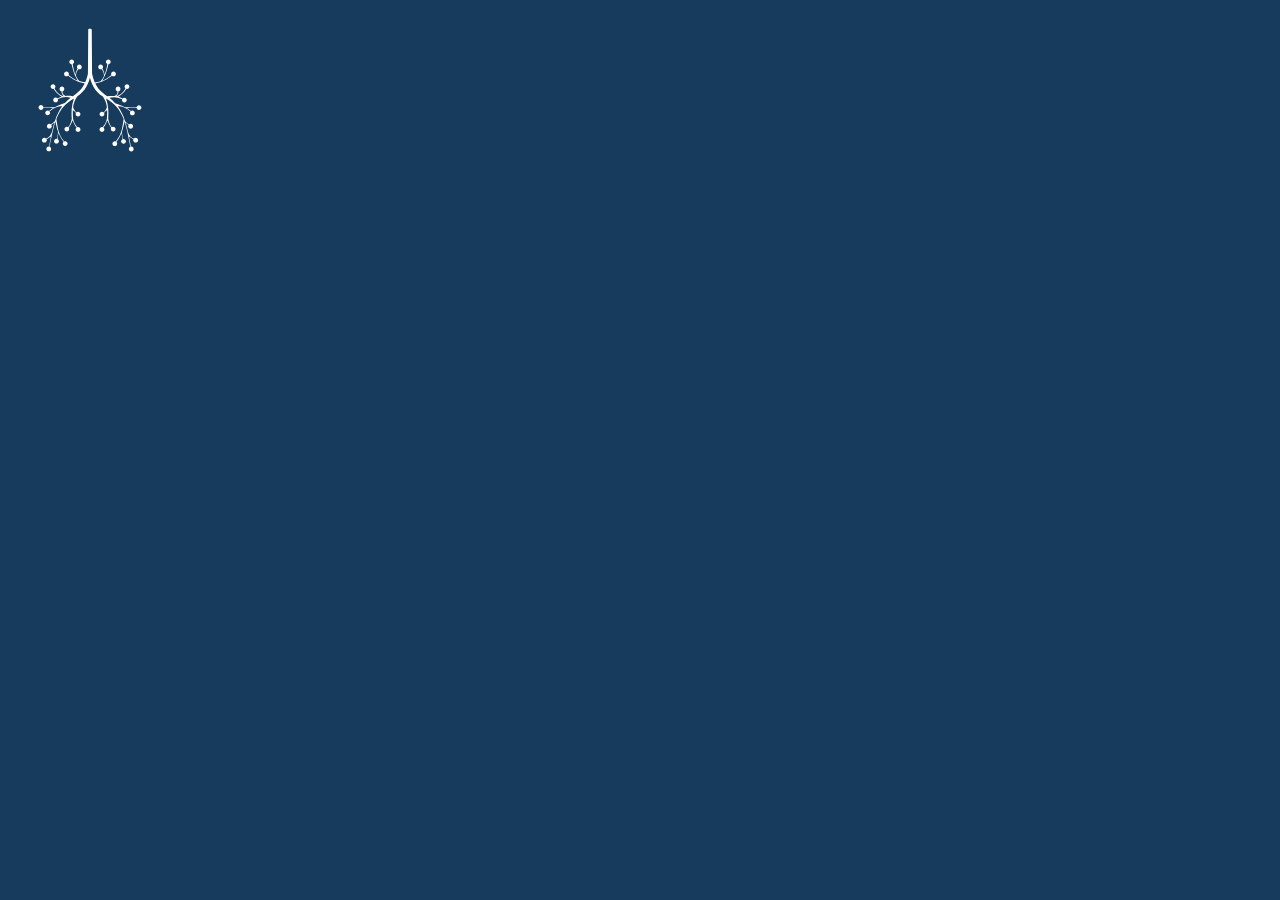
<file: assets/img/_touch-template.html>
<!DOCTYPE html>
<!-- Template do ícone de tela inicial do iOS. Não é publicado: serve para gerar
     assets/img/apple-touch-icon.png (180×180) com o logo real da marca.

     Como regerar (com o servidor local no ar):
       chrome --headless=new --hide-scrollbars --window-size=180,180 \
              --screenshot=apple-touch-icon.png \
              http://127.0.0.1:8080/assets/img/_touch-template.html -->
<html lang="pt-BR">
<head>
<meta charset="utf-8">
<title>Touch icon</title>
<style>
  html, body { margin: 0; }
  body {
    width: 180px; height: 180px;
    display: flex; align-items: center; justify-content: center;
    background: #163b5c;
  }
  img { height: 124px; }
</style>
</head>
<body><img src="logo-pulmao-branco.svg" alt=""></body>
</html>
</file>
<file: assets/css/style.css>
/* ==========================================================================
   Dra. Lorena Fecury — Pneumologista
   Identidade visual: Figma "Section 2" (node 38:13)
   Paleta: #163B5C / #5D84A3 / #DDEAF4 / #FFFFFF · Tipografia: Lora
   ========================================================================== */

/* --------------------------------------------------------------------------
   1. Fonte (auto-hospedada, subset latin, variável 400–600)
   Lora © Cyreal — SIL Open Font License 1.1
   -------------------------------------------------------------------------- */
@font-face {
  font-family: 'Lora';
  font-style: normal;
  font-weight: 400 600;
  font-display: swap;
  src: url('../fonts/lora-latin-var.woff2') format('woff2');
  unicode-range: U+0000-00FF, U+0131, U+0152-0153, U+02BB-02BC, U+02C6, U+02DA,
    U+02DC, U+0304, U+0308, U+0329, U+2000-206F, U+20AC, U+2122, U+2191, U+2193,
    U+2212, U+2215, U+FEFF, U+FFFD;
}

/* --------------------------------------------------------------------------
   2. Tokens
   -------------------------------------------------------------------------- */
:root {
  /* Cores da marca (valores exatos do Figma) */
  --navy: #163b5c;
  --blue: #5d84a3;
  --sky: #ddeaf4;
  --white: #fff;

  /* Derivados de UI */
  --ink: #0f2740;
  --muted: #4a6480;
  /* --blue fica reservado a grafismo (ícones, filetes, pontos): sobre branco
     rende 3,97:1 — suficiente para elemento gráfico, insuficiente para texto
     pequeno. Para texto em azul usamos este tom mais fechado (5,3:1 no branco,
     4,8:1 sobre --pattern). */
  --blue-text: #46708f;
  --pattern: #f0f5fa;
  --line: #d3e2ef;
  --navy-deep: #0e2b45;

  /* Tipografia */
  --font-display: 'Lora', 'Iowan Old Style', 'Palatino Linotype', Georgia, serif;
  --font-body: -apple-system, BlinkMacSystemFont, 'Segoe UI', Roboto, 'Helvetica Neue',
    Arial, sans-serif;

  /* Escala fluida */
  --fs-kicker: clamp(0.66rem, 0.6rem + 0.28vw, 0.8rem);
  --fs-h1: clamp(2.4rem, 1.55rem + 3.6vw, 4.4rem);
  --fs-h2: clamp(1.75rem, 1.3rem + 1.7vw, 2.6rem);
  --fs-h3: clamp(1.06rem, 1rem + 0.3vw, 1.22rem);
  --fs-lead: clamp(1.03rem, 0.97rem + 0.4vw, 1.2rem);
  --fs-body: clamp(0.97rem, 0.94rem + 0.16vw, 1.04rem);
  --fs-small: 0.875rem;

  /* Espaço e forma */
  --container: 1180px;
  --gutter: clamp(1.25rem, 0.7rem + 2.6vw, 2.5rem);
  --section-y: clamp(4.5rem, 3rem + 6vw, 8rem);
  --radius: 10px;
  --radius-lg: 16px;
  --header-h: 76px;

  --shadow-sm: 0 1px 2px rgba(22, 59, 92, 0.06), 0 4px 14px rgba(22, 59, 92, 0.05);
  --shadow-md: 0 2px 6px rgba(22, 59, 92, 0.07), 0 18px 44px rgba(22, 59, 92, 0.1);

  --ease: cubic-bezier(0.22, 0.61, 0.36, 1);
  --ease-out: cubic-bezier(0.16, 1, 0.3, 1);
}

/* --------------------------------------------------------------------------
   3. Reset e base
   -------------------------------------------------------------------------- */
*,
*::before,
*::after {
  box-sizing: border-box;
}

html {
  -webkit-text-size-adjust: 100%;
  scroll-behavior: smooth;
  /* Feedback de toque já é dado por :active e pelo preenchimento deslizante
     dos botões — o flash cinza padrão do navegador ficaria dessincronizado. */
  -webkit-tap-highlight-color: transparent;
}

body {
  margin: 0;
  background: var(--white);
  color: var(--ink);
  font-family: var(--font-body);
  font-size: var(--fs-body);
  line-height: 1.68;
  -webkit-font-smoothing: antialiased;
  -moz-osx-font-smoothing: grayscale;
  overflow-x: hidden;
}

h1,
h2,
h3,
h4 {
  margin: 0;
  font-family: var(--font-display);
  font-weight: 500;
  line-height: 1.14;
  letter-spacing: -0.012em;
  color: var(--navy);
  text-wrap: balance;
}

p {
  margin: 0 0 1.05em;
  text-wrap: pretty;
}
p:last-child {
  margin-bottom: 0;
}

a {
  color: var(--navy);
  text-decoration-thickness: 1px;
  text-underline-offset: 0.18em;
}

img,
svg,
picture {
  display: block;
  max-width: 100%;
}

img {
  height: auto;
}

ul,
ol {
  margin: 0;
  padding: 0;
  list-style: none;
}

:focus-visible {
  outline: 2px solid var(--blue);
  outline-offset: 3px;
  border-radius: 3px;
}

::selection {
  background: var(--sky);
  color: var(--navy);
}

/* --------------------------------------------------------------------------
   4. Utilitários de layout
   -------------------------------------------------------------------------- */
.container {
  width: 100%;
  max-width: var(--container);
  margin-inline: auto;
  padding-inline: var(--gutter);
}

.section {
  padding-block: var(--section-y);
  position: relative;
}

/* Seções abaixo da dobra: o navegador pula layout/paint até chegarem perto. */
.section--defer {
  content-visibility: auto;
  contain-intrinsic-size: auto 720px;
}

.section--sky {
  background: var(--pattern);
}

.section__head {
  max-width: 46rem;
  margin-bottom: clamp(2.5rem, 1.8rem + 2.4vw, 4rem);
}

.section__head--center {
  margin-inline: auto;
  text-align: center;
}

.section__head p {
  margin-top: 1rem;
  font-size: var(--fs-lead);
  color: var(--muted);
}

/* Kicker — assinatura tipográfica da marca: tracking largo do descritor
   "Pneumologista" no logo original (~0.4em). */
.kicker {
  display: block;
  margin-bottom: 1rem;
  font-family: var(--font-display);
  font-size: var(--fs-kicker);
  font-weight: 500;
  letter-spacing: 0.4em;
  text-transform: uppercase;
  color: var(--blue-text);
}

.kicker--rule {
  display: flex;
  align-items: center;
  gap: 0.9rem;
}
.kicker--rule::after {
  content: '';
  flex: 1;
  max-width: 4.5rem;
  height: 1px;
  background: currentColor;
  opacity: 0.45;
}
.section__head--center .kicker--rule {
  justify-content: center;
}
.section__head--center .kicker--rule::before {
  content: '';
  flex: 1;
  max-width: 4.5rem;
  height: 1px;
  background: currentColor;
  opacity: 0.45;
}

.sr-only {
  position: absolute;
  width: 1px;
  height: 1px;
  padding: 0;
  margin: -1px;
  overflow: hidden;
  clip-path: inset(50%);
  white-space: nowrap;
  border: 0;
}

.skip-link {
  position: absolute;
  top: 0;
  left: 50%;
  z-index: 200;
  padding: 0.7rem 1.2rem;
  background: var(--navy);
  color: var(--white);
  font-size: var(--fs-small);
  border-radius: 0 0 var(--radius) var(--radius);
  transform: translate(-50%, -110%);
  transition: transform 0.2s var(--ease);
}
.skip-link:focus-visible {
  transform: translate(-50%, 0);
}

.ico {
  width: 1.15em;
  height: 1.15em;
  flex: none;
  fill: currentColor;
}

.sprite {
  position: absolute;
  width: 0;
  height: 0;
  overflow: hidden;
}

/* --------------------------------------------------------------------------
   5. Botões
   -------------------------------------------------------------------------- */
.btn {
  display: inline-flex;
  align-items: center;
  justify-content: center;
  gap: 0.6rem;
  padding: 0.92rem 1.6rem;
  border: 1px solid transparent;
  border-radius: 999px;
  font-family: var(--font-body);
  font-size: 0.95rem;
  font-weight: 600;
  line-height: 1.2;
  text-decoration: none;
  cursor: pointer;
  position: relative;
  isolation: isolate;
  overflow: hidden;
  transition: color 0.3s var(--ease), border-color 0.3s var(--ease),
    transform 0.3s var(--ease), box-shadow 0.3s var(--ease);
}

/* Preenchimento deslizante no hover (apenas transform — sem repaint de layout) */
.btn::before {
  content: '';
  position: absolute;
  inset: 0;
  z-index: -1;
  transform: translateY(101%);
  transition: transform 0.42s var(--ease-out);
}

.btn:focus-visible {
  transform: translateY(-2px);
}
.btn:focus-visible::before {
  transform: translateY(0);
}
.btn:active {
  transform: translateY(0);
}

.btn--primary {
  background: var(--navy);
  color: var(--white);
  box-shadow: var(--shadow-sm);
}
.btn--primary::before {
  background: var(--blue);
}
.btn--primary:focus-visible {
  box-shadow: var(--shadow-md);
}

.btn--ghost {
  background: transparent;
  border-color: var(--line);
  color: var(--navy);
}
.btn--ghost::before {
  background: var(--sky);
}
.btn--ghost:focus-visible {
  border-color: var(--blue);
}

/* Efeitos de :hover só para ponteiros com hover de verdade (mouse/trackpad):
   em touch, :hover fica "grudado" após o toque até o usuário tocar em outro
   lugar, deixando cards/botões com aparência de hover permanente. */
@media (hover: hover) and (pointer: fine) {
  .btn:hover {
    transform: translateY(-2px);
  }
  .btn:hover::before {
    transform: translateY(0);
  }
  .btn--primary:hover {
    box-shadow: var(--shadow-md);
  }
  .btn--ghost:hover {
    border-color: var(--blue);
  }
}

.btn--light {
  background: var(--white);
  color: var(--navy);
}
.btn--light::before {
  background: var(--sky);
}

.btn--sm {
  padding: 0.62rem 1.15rem;
  font-size: 0.875rem;
}

.btn--block {
  width: 100%;
}

/* --------------------------------------------------------------------------
   6. Header
   -------------------------------------------------------------------------- */
.header {
  position: fixed;
  inset: 0 0 auto;
  z-index: 100;
  background: transparent;
  border-bottom: 1px solid transparent;
  transition: background-color 0.35s var(--ease), border-color 0.35s var(--ease),
    box-shadow 0.35s var(--ease);
}

.header.is-stuck {
  background: rgba(255, 255, 255, 0.9);
  border-bottom-color: var(--line);
  box-shadow: 0 1px 20px rgba(22, 59, 92, 0.06);
}

@supports (backdrop-filter: blur(10px)) {
  .header.is-stuck {
    background: rgba(255, 255, 255, 0.78);
    backdrop-filter: blur(14px) saturate(1.4);
  }
}

.header__inner {
  display: flex;
  align-items: center;
  justify-content: space-between;
  gap: 1.5rem;
  min-height: var(--header-h);
}

/* Logotipo: ícone SVG + wordmark em texto real (indexável e nítido) */
.brand {
  display: inline-flex;
  align-items: center;
  gap: 0.7rem;
  text-decoration: none;
  color: var(--navy);
}

/* A marca redesenhada tem traço mais fino que a anterior, então ganha um
   pouco mais de corpo para não sumir em tamanho pequeno. */
.brand__mark {
  width: auto;
  height: 38px;
  flex: none;
  transition: transform 0.5s var(--ease-out);
}
@media (hover: hover) and (pointer: fine) {
  .brand:hover .brand__mark {
    transform: translateY(-2px) scale(1.04);
  }
}

.brand__name {
  display: block;
  font-family: var(--font-display);
  font-size: clamp(1rem, 0.94rem + 0.3vw, 1.15rem);
  font-weight: 500;
  line-height: 1.1;
  white-space: nowrap;
}

.brand__role {
  display: block;
  margin-top: 0.22em;
  font-family: var(--font-display);
  font-size: 0.56rem;
  letter-spacing: 0.34em;
  text-transform: uppercase;
  color: var(--blue-text);
  white-space: nowrap;
}

.nav {
  display: flex;
  align-items: center;
  gap: clamp(1rem, 0.4rem + 1.6vw, 2rem);
}

.nav__link {
  position: relative;
  padding-block: 0.35rem;
  font-size: 0.925rem;
  font-weight: 500;
  color: var(--ink);
  text-decoration: none;
  transition: color 0.25s var(--ease);
}

.nav__link::after {
  content: '';
  position: absolute;
  left: 0;
  bottom: 0;
  width: 100%;
  height: 1.5px;
  background: var(--blue);
  transform: scaleX(0);
  transform-origin: left;
  transition: transform 0.35s var(--ease-out);
}

.nav__link:focus-visible {
  color: var(--navy);
}
.nav__link:focus-visible::after,
.nav__link[aria-current='true']::after {
  transform: scaleX(1);
}
@media (hover: hover) and (pointer: fine) {
  .nav__link:hover {
    color: var(--navy);
  }
  .nav__link:hover::after {
    transform: scaleX(1);
  }
}

.header__cta {
  display: none;
}

/* Botão hambúrguer */
.burger {
  display: inline-flex;
  flex-direction: column;
  justify-content: center;
  gap: 5px;
  width: 44px;
  height: 44px;
  padding: 0 10px;
  background: none;
  border: 0;
  cursor: pointer;
}

.burger span {
  display: block;
  height: 1.5px;
  background: var(--navy);
  transition: transform 0.34s var(--ease), opacity 0.2s linear;
}

.burger[aria-expanded='true'] span:nth-child(1) {
  transform: translateY(6.5px) rotate(45deg);
}
.burger[aria-expanded='true'] span:nth-child(2) {
  opacity: 0;
}
.burger[aria-expanded='true'] span:nth-child(3) {
  transform: translateY(-6.5px) rotate(-45deg);
}

@media (min-width: 62rem) {
  .burger {
    display: none;
  }
  .header__cta {
    display: inline-flex;
  }
  /* O CTA dentro do drawer existe só para o mobile; no desktop quem aparece
     é o .header__cta, senão o botão duplicaria. */
  .nav > .btn {
    display: none;
  }
}

/* Drawer mobile */
@media (max-width: 61.99rem) {
  .nav {
    position: fixed;
    inset: var(--header-h) 0 auto;
    max-height: calc(100dvh - var(--header-h));
    overflow-y: auto;
    flex-direction: column;
    align-items: stretch;
    gap: 0;
    padding: 0.5rem var(--gutter) 1.75rem;
    background: rgba(255, 255, 255, 0.97);
    border-bottom: 1px solid var(--line);
    box-shadow: var(--shadow-md);
    transform: translateY(-12px);
    opacity: 0;
    visibility: hidden;
    transition: transform 0.34s var(--ease-out), opacity 0.28s var(--ease),
      visibility 0.34s;
  }
  .nav.is-open {
    transform: translateY(0);
    opacity: 1;
    visibility: visible;
  }
  .nav__link {
    padding-block: 0.95rem;
    border-bottom: 1px solid var(--line);
    font-size: 1.02rem;
  }
  .nav__link::after {
    display: none;
  }
  .nav .btn {
    margin-top: 1.25rem;
  }
}

/* --------------------------------------------------------------------------
   7. Hero
   -------------------------------------------------------------------------- */
.hero {
  position: relative;
  display: flex;
  align-items: center;
  min-height: min(88svh, 54rem);
  padding-top: calc(var(--header-h) + clamp(2.5rem, 1rem + 6vw, 5rem));
  padding-bottom: clamp(3.5rem, 2rem + 6vw, 6rem);
  overflow: hidden;
  background: linear-gradient(178deg, var(--pattern) 0%, var(--white) 62%);
}

.hero .container {
  position: relative;
  z-index: 1;
}

/* Sentinela invisível: quando deixa o viewport, o header assume o estado
   "grudado". Fica no limiar em que a transição deve acontecer. */
.scroll-sentinel {
  position: absolute;
  top: 24px;
  left: 0;
  width: 1px;
  height: 1px;
  pointer-events: none;
}

/* O `h1` agrupa o kicker e o nome, para que o texto do título carregue a
   especialidade — e não só a marca. Não é uma caixa visual própria: o corpo
   tipográfico segue calibrado em `.hero__title`, e o `line-height: inherit`
   devolve ao kicker a entrelinha de corpo que ele tinha fora do h1. */
.hero__h1 {
  line-height: inherit;
}

/* O nome ocupa toda a largura útil em UMA linha.
   Calibrado com a métrica real de "Dra. Lorena Fecury" em Lora: a caixa de
   texto mede ≈8.75× o corpo da fonte. O caso mais apertado é 320px de viewport
   (gutter no piso de 20px → 280px úteis), que fixa o coeficiente em 9.6vw. Da
   largura do container para cima (≥1180px) a área útil é constante em 1100px,
   então o teto de 7.6rem trabalha com ~3% de folga.
   `white-space: nowrap` garante o requisito de não quebrar mesmo enquanto a
   fonte de fallback está em uso — e, por não mudar de altura, preserva o CLS. */
.hero__title {
  display: block;
  font-size: clamp(1.85rem, 9.6vw, 7.6rem);
  line-height: 1.02;
  margin-bottom: 1.4rem;
  white-space: nowrap;
}

.hero__lead {
  max-width: 34rem;
  font-size: var(--fs-lead);
  color: var(--muted);
}

/* Registro profissional — exigência de publicidade médica (CFM) */
.hero__crm {
  display: flex;
  flex-wrap: wrap;
  align-items: center;
  gap: 0.5rem 0.9rem;
  margin-top: 1.6rem;
  padding-top: 1.4rem;
  border-top: 1px solid var(--line);
  font-size: var(--fs-small);
  letter-spacing: 0.06em;
  color: var(--muted);
}

.hero__crm b {
  font-weight: 600;
  color: var(--navy);
}

.hero__crm span[aria-hidden] {
  color: var(--line);
}

.hero__actions {
  display: flex;
  flex-wrap: wrap;
  gap: 0.85rem;
  margin-top: 2rem;
}

/* Marca brônquica como grafismo de fundo, sangrando pela borda direita.
   O translateX é percentual da PRÓPRIA largura da marca, então o
   enquadramento se mantém em qualquer viewport: 54% joga a traqueia (que fica
   no eixo central da marca simétrica) para fora da tela e deixa visível apenas
   a ramificação de um dos pulmões — sem a barra dura do tronco cortado. */
.hero__mark {
  position: absolute;
  z-index: 0;
  /* A traqueia tem topo arredondado e fica visível: o recuo dá folga do header
     para o corte não parecer que a marca sai de trás dele. */
  top: 12%;
  right: 0;
  width: auto;
  height: 82%;
  transform: translateX(34%);
  color: var(--sky);
  fill: currentColor;
  pointer-events: none;
}

/* Em telas estreitas o hero fica alto e o texto ocupa quase toda a largura.
   Ancorar a marca pelo topo a jogava para o rodapé do hero, solta e cortada
   embaixo; aqui ela é centrada verticalmente no bloco de texto — mesma relação
   do desktop — e sangra mais pela direita para não disputar com a leitura. */
@media (max-width: 55.99rem) {
  .hero__mark {
    top: 50%;
    bottom: auto;
    height: min(62%, 26rem);
    transform: translate(40%, -50%);
    opacity: 0.55;
  }
}

/* --------------------------------------------------------------------------
   8. Animação assinatura — a marca se desenha
   O path das ramificações é revelado de cima para baixo (traqueia → brônquios)
   e os alvéolos florescem em três bandas escalonadas.
   -------------------------------------------------------------------------- */
.lf-branch {
  clip-path: inset(0 0 100% 0);
  animation: lf-grow 1.5s var(--ease-out) 0.15s forwards;
}

.lf-alv {
  opacity: 0;
  transform: scale(0.4);
  transform-box: fill-box;
  transform-origin: center;
  animation: lf-bloom 0.75s var(--ease-out) forwards;
  animation-delay: calc(0.55s + var(--i) * 0.28s);
}

@keyframes lf-grow {
  to {
    clip-path: inset(0 0 -2% 0);
  }
}

@keyframes lf-bloom {
  60% {
    transform: scale(1.09);
  }
  to {
    opacity: 1;
    transform: scale(1);
  }
}

/* Entrada em cascata do conteúdo do hero (CSS puro: não depende do JS,
   para não atrasar o LCP) */
.hero__reveal > * {
  animation: hero-in 0.85s var(--ease-out) backwards;
}
.hero__reveal > *:nth-child(1) {
  animation-delay: 0.05s;
}
.hero__reveal > *:nth-child(2) {
  animation-delay: 0.14s;
}
.hero__reveal > *:nth-child(3) {
  animation-delay: 0.23s;
}
.hero__reveal > *:nth-child(4) {
  animation-delay: 0.32s;
}

@keyframes hero-in {
  from {
    opacity: 0;
    transform: translateY(18px);
  }
}

/* --------------------------------------------------------------------------
   9. Reveal on scroll (classe aplicada pelo IntersectionObserver)
   -------------------------------------------------------------------------- */
.reveal {
  opacity: 0;
  transform: translateY(26px);
  transition: opacity 0.7s var(--ease-out), transform 0.7s var(--ease-out);
  transition-delay: calc(var(--i, 0) * 90ms);
}

.reveal.is-visible {
  opacity: 1;
  transform: none;
}

/* Sem JS: nada fica escondido. */
.no-js .reveal {
  opacity: 1;
  transform: none;
}

/* --------------------------------------------------------------------------
   10. Sobre
   -------------------------------------------------------------------------- */
.about__grid {
  display: grid;
  gap: clamp(2.5rem, 1rem + 5vw, 4.5rem);
  align-items: start;
}

@media (min-width: 56rem) {
  .about__grid {
    grid-template-columns: 0.85fr 1.15fr;
  }
}

.about__figure {
  position: relative;
  margin: 0;
  max-width: 24rem;
}

.about__figure img {
  width: 100%;
  aspect-ratio: 4 / 5;
  object-fit: cover;
  border-radius: var(--radius-lg);
  background: var(--sky);
}

.about__figure figcaption {
  margin-top: 1rem;
  font-size: var(--fs-small);
  color: var(--muted);
}

.creds {
  display: grid;
  gap: 0.9rem;
  margin-top: 2rem;
  padding-top: 1.75rem;
  border-top: 1px solid var(--line);
}

.creds li {
  display: flex;
  align-items: flex-start;
  gap: 0.8rem;
}

/* Terminação circular — vocabulário gráfico do logo (alvéolo) */
.creds li::before {
  content: '';
  flex: none;
  width: 7px;
  height: 7px;
  margin-top: 0.62em;
  border-radius: 50%;
  background: var(--blue);
}

/* --------------------------------------------------------------------------
   11. Áreas de atuação
   -------------------------------------------------------------------------- */
.cards {
  display: grid;
  gap: 1.25rem;
  grid-template-columns: repeat(auto-fit, minmax(min(100%, 17rem), 1fr));
}

.card {
  padding: clamp(1.5rem, 1.2rem + 0.8vw, 2rem);
  background: var(--white);
  border: 1px solid var(--line);
  border-radius: var(--radius);
  transition: transform 0.4s var(--ease-out), box-shadow 0.4s var(--ease),
    border-color 0.4s var(--ease);
}

@media (hover: hover) and (pointer: fine) {
  .card:hover {
    transform: translateY(-5px);
    border-color: var(--sky);
    box-shadow: var(--shadow-md);
  }
}

.card__icon {
  width: 44px;
  height: 44px;
  margin-bottom: 1.15rem;
  color: var(--blue);
  fill: none;
  stroke: currentColor;
  stroke-width: 1.6;
  stroke-linecap: round;
  stroke-linejoin: round;
  transition: color 0.4s var(--ease), transform 0.5s var(--ease-out);
}

/* Traço que se redesenha no hover */
.card__icon .draw {
  stroke-dasharray: var(--len, 200);
  stroke-dashoffset: 0;
  transition: stroke-dashoffset 0.75s var(--ease-out);
}

@media (hover: hover) and (pointer: fine) {
  .card:hover .card__icon {
    color: var(--navy);
    transform: scale(1.06);
  }
  .card:hover .card__icon .draw {
    animation: redraw 0.9s var(--ease-out);
  }
}

@keyframes redraw {
  from {
    stroke-dashoffset: var(--len, 200);
  }
}

.card__icon .dot {
  fill: currentColor;
  stroke: none;
}

.card h3 {
  font-size: var(--fs-h3);
  margin-bottom: 0.55rem;
}

.card p {
  font-size: 0.95rem;
  color: var(--muted);
}

/* --------------------------------------------------------------------------
   12. Como é a consulta (timeline)
   -------------------------------------------------------------------------- */
.steps {
  display: grid;
  gap: clamp(1.75rem, 1rem + 2vw, 2.5rem);
  counter-reset: step;
}

@media (min-width: 48rem) {
  .steps {
    grid-template-columns: repeat(4, 1fr);
  }
}

.step {
  position: relative;
  counter-increment: step;
  padding-top: 2.9rem;
}

.step::before {
  content: counter(step, decimal-leading-zero);
  position: absolute;
  top: 0;
  left: 0;
  font-family: var(--font-display);
  font-size: 0.8rem;
  font-weight: 500;
  letter-spacing: 0.3em;
  color: var(--blue-text);
}

/* Linha do tempo com terminal circular */
.step::after {
  content: '';
  position: absolute;
  top: 1.85rem;
  left: 0;
  width: 100%;
  height: 1px;
  background: var(--line);
}

.step:last-child::after {
  background: linear-gradient(90deg, var(--line) 0 45%, transparent 45%);
}

.step h3 {
  font-size: var(--fs-h3);
  margin-bottom: 0.5rem;
}

.step p {
  font-size: 0.95rem;
  color: var(--muted);
}

.step__bullet {
  position: absolute;
  top: calc(1.85rem - 4px);
  left: 0;
  width: 9px;
  height: 9px;
  border-radius: 50%;
  background: var(--white);
  border: 1.5px solid var(--blue);
  transition: background-color 0.4s var(--ease), transform 0.4s var(--ease-out);
}

@media (hover: hover) and (pointer: fine) {
  .step:hover .step__bullet {
    background: var(--blue);
    transform: scale(1.25);
  }
}

/* --------------------------------------------------------------------------
   13. Locais de atendimento
   -------------------------------------------------------------------------- */
.places {
  display: grid;
  gap: clamp(1.25rem, 1rem + 1vw, 2rem);
}

@media (min-width: 48rem) {
  .places {
    grid-template-columns: repeat(2, 1fr);
  }
}

.place {
  display: flex;
  flex-direction: column;
  padding: clamp(1.6rem, 1.2rem + 1.2vw, 2.4rem);
  background: var(--white);
  border: 1px solid var(--line);
  border-radius: var(--radius);
  transition: box-shadow 0.4s var(--ease), border-color 0.4s var(--ease);
}

@media (hover: hover) and (pointer: fine) {
  .place:hover {
    border-color: var(--sky);
    box-shadow: var(--shadow-md);
  }
}

.place h3 {
  font-size: clamp(1.25rem, 1.1rem + 0.6vw, 1.5rem);
  margin-bottom: 1.25rem;
}

.place__list {
  display: grid;
  gap: 0.85rem;
  margin-bottom: 1.75rem;
  font-size: 0.95rem;
}

.place__list li {
  display: flex;
  align-items: flex-start;
  gap: 0.75rem;
  color: var(--muted);
}

.place__list .ico {
  width: 1.1rem;
  height: 1.1rem;
  margin-top: 0.28em;
  color: var(--blue);
}

.place__list a {
  color: var(--muted);
  text-decoration: none;
  transition: color 0.25s var(--ease);
}

@media (hover: hover) and (pointer: fine) {
  .place__list a:hover {
    color: var(--navy);
    text-decoration: underline;
  }
}

.place__actions {
  display: flex;
  flex-wrap: wrap;
  gap: 0.7rem;
  margin-top: auto;
}

/* --------------------------------------------------------------------------
   14. FAQ
   -------------------------------------------------------------------------- */
.faq {
  max-width: 48rem;
  margin-inline: auto;
}

.faq__item {
  border-bottom: 1px solid var(--line);
}

.faq__item summary {
  display: flex;
  align-items: flex-start;
  justify-content: space-between;
  gap: 1.5rem;
  padding: 1.35rem 0;
  font-family: var(--font-display);
  font-size: var(--fs-h3);
  font-weight: 500;
  color: var(--navy);
  cursor: pointer;
  list-style: none;
  transition: color 0.25s var(--ease);
}

.faq__item summary::-webkit-details-marker {
  display: none;
}

@media (hover: hover) and (pointer: fine) {
  .faq__item summary:hover {
    color: var(--blue-text);
  }
}

/* Indicador + / − construído em CSS */
.faq__sign {
  position: relative;
  flex: none;
  width: 18px;
  height: 18px;
  margin-top: 0.3em;
}

.faq__sign::before,
.faq__sign::after {
  content: '';
  position: absolute;
  top: 50%;
  left: 0;
  width: 100%;
  height: 1.5px;
  background: var(--blue);
  transition: transform 0.35s var(--ease-out);
}

.faq__sign::after {
  transform: rotate(90deg);
}

.faq__item[open] .faq__sign::after {
  transform: rotate(0deg);
}

/* Expansão suave: grid-template-rows 0fr → 1fr é animável. */
.faq__body {
  display: grid;
  grid-template-rows: 0fr;
  transition: grid-template-rows 0.4s var(--ease-out);
}

.faq__item[open] .faq__body {
  grid-template-rows: 1fr;
}

.faq__body > div {
  overflow: hidden;
}

.faq__body p {
  padding-bottom: 1.5rem;
  color: var(--muted);
  max-width: 42rem;
}

/* --------------------------------------------------------------------------
   15. CTA final
   -------------------------------------------------------------------------- */
.cta {
  position: relative;
  overflow: hidden;
  background: var(--navy);
  color: var(--white);
  text-align: center;
}

.cta__mark {
  position: absolute;
  top: -30%;
  right: -8vw;
  height: 175%;
  width: auto;
  color: var(--white);
  fill: currentColor;
  opacity: 0.07;
  pointer-events: none;
}

.cta__inner {
  position: relative;
  z-index: 1;
  max-width: 40rem;
  margin-inline: auto;
}

.cta h2 {
  color: var(--white);
  font-size: var(--fs-h2);
  margin-bottom: 1.1rem;
}

.cta p {
  color: var(--sky);
  font-size: var(--fs-lead);
  margin-bottom: 2.25rem;
}

/* Sobre fundo navy, o descritor usa o azul-bebê da marca — mesma aplicação
   da variante "Logomarca fundo escuro azul bebê" do guia. */
.cta .kicker {
  color: var(--sky);
}

.cta__choices {
  display: flex;
  flex-wrap: wrap;
  justify-content: center;
  gap: 2rem;
}

.cta__choice {
  display: flex;
  flex-direction: column;
  align-items: center;
  gap: 0.9rem;
}

.cta__choice h3 {
  color: var(--white);
  font-size: var(--fs-h3);
}

/* --------------------------------------------------------------------------
   16. Footer — colunas com divisores verticais finos,
   mesmo padrão do rodapé da receita médica.
   -------------------------------------------------------------------------- */
.footer {
  background: var(--navy-deep);
  color: var(--sky);
  font-size: var(--fs-small);
}

.footer__grid {
  display: grid;
  gap: 2.5rem;
  padding-block: clamp(3rem, 2rem + 3vw, 4.5rem);
}

@media (min-width: 52rem) {
  .footer__grid {
    grid-template-columns: 1.3fr 1fr 1fr;
    gap: 0;
  }
  .footer__col + .footer__col {
    padding-left: clamp(1.75rem, 1rem + 2.5vw, 3.5rem);
    border-left: 1px solid rgba(221, 234, 244, 0.22);
  }
  .footer__col + .footer__col:nth-child(2) {
    margin-left: clamp(1.75rem, 1rem + 2.5vw, 3.5rem);
  }
}

.footer .brand {
  color: var(--white);
}

.footer .brand__mark {
  width: auto;
  height: 42px;
}

.footer .brand__role {
  color: var(--sky);
}

.footer h2 {
  font-size: 0.72rem;
  letter-spacing: 0.28em;
  text-transform: uppercase;
  color: var(--sky);
  margin-bottom: 1.1rem;
  font-weight: 500;
}

.footer__col > p {
  margin-top: 1.4rem;
  color: rgba(221, 234, 244, 0.78);
  max-width: 24rem;
}

.footer__list {
  display: grid;
  gap: 0.7rem;
}

.footer__list a,
.footer__list span {
  color: rgba(221, 234, 244, 0.86);
  text-decoration: none;
  transition: color 0.25s var(--ease);
}

.footer__list a {
  display: inline-flex;
  align-items: center;
  gap: 0.55rem;
}

@media (hover: hover) and (pointer: fine) {
  .footer__list a:hover {
    color: var(--white);
    text-decoration: underline;
  }
}

.footer__bottom {
  display: flex;
  flex-wrap: wrap;
  gap: 0.75rem 1.75rem;
  align-items: center;
  justify-content: space-between;
  padding-block: 1.5rem;
  border-top: 1px solid rgba(221, 234, 244, 0.16);
  color: rgba(221, 234, 244, 0.62);
  font-size: 0.8rem;
}

.footer__bottom p {
  margin: 0;
  max-width: 46rem;
}

/* Links da faixa inferior (crédito, etc.): sem esta regra herdariam o navy do
   `a` global e ficariam ilegíveis sobre o rodapé escuro. */
.footer__bottom a {
  color: rgba(221, 234, 244, 0.82);
  text-decoration: underline;
  text-underline-offset: 0.2em;
  transition: color 0.25s var(--ease);
}

.footer__bottom a:focus-visible {
  color: var(--white);
}
@media (hover: hover) and (pointer: fine) {
  .footer__bottom a:hover {
    color: var(--white);
  }
}

/* Botão flutuante de WhatsApp (mobile) */
.fab {
  position: fixed;
  z-index: 90;
  right: max(1rem, env(safe-area-inset-right));
  bottom: max(1rem, env(safe-area-inset-bottom));
  display: inline-flex;
  align-items: center;
  gap: 0.5rem;
  padding: 0.85rem 1.15rem;
  background: var(--navy);
  color: var(--white);
  font-size: 0.9rem;
  font-weight: 600;
  text-decoration: none;
  border-radius: 999px;
  box-shadow: 0 6px 24px rgba(14, 43, 69, 0.28);
  opacity: 0;
  visibility: hidden;
  transform: translateY(120%);
  transition: transform 0.4s var(--ease-out), opacity 0.3s var(--ease),
    visibility 0.4s;
}

.fab.is-visible {
  opacity: 1;
  visibility: visible;
  transform: translateY(0);
}

.fab .ico {
  width: 1.25rem;
  height: 1.25rem;
}

@media (min-width: 62rem) {
  .fab {
    display: none;
  }
}

/* Popover "escolha a clínica" — aberto pelos botões genéricos de WhatsApp
   (nav mobile, header__cta, hero, fab), que por padrão levam à Premium. */
.wa-picker {
  position: fixed;
  inset: 0;
  z-index: 200;
  display: grid;
  place-items: center;
  padding: 1.25rem;
}

.wa-picker[hidden] {
  display: none;
}

.wa-picker__backdrop {
  position: absolute;
  inset: 0;
  background: rgba(14, 43, 69, 0.55);
}

.wa-picker__panel {
  position: relative;
  z-index: 1;
  width: 100%;
  max-width: 22rem;
  padding: 2rem 1.75rem 1.75rem;
  background: var(--white);
  border-radius: var(--radius-lg);
  box-shadow: var(--shadow-md);
  text-align: center;
}

.wa-picker__panel p {
  margin: 0 0 1.25rem;
  color: var(--ink);
  font-weight: 600;
}

.wa-picker__panel .btn + .btn {
  margin-top: 0.75rem;
}

.wa-picker__close {
  position: absolute;
  top: 0.6rem;
  right: 0.6rem;
  display: inline-flex;
  padding: 0.4rem;
  color: var(--muted);
  background: none;
  border: none;
  border-radius: 999px;
  cursor: pointer;
}

.wa-picker__close:hover,
.wa-picker__close:focus-visible {
  color: var(--navy);
  background: var(--pattern);
}

.wa-picker__close .ico {
  width: 1.1rem;
  height: 1.1rem;
}

/* --------------------------------------------------------------------------
   17. Movimento reduzido — respeita a preferência do sistema
   -------------------------------------------------------------------------- */
@media (prefers-reduced-motion: reduce) {
  html {
    scroll-behavior: auto;
  }

  *,
  *::before,
  *::after {
    animation-duration: 0.001ms !important;
    animation-delay: 0ms !important;
    animation-iteration-count: 1 !important;
    transition-duration: 0.001ms !important;
    transition-delay: 0ms !important;
  }

  .reveal,
  .hero__reveal > * {
    opacity: 1 !important;
    transform: none !important;
  }

  .lf-branch {
    clip-path: none !important;
  }

  .lf-alv {
    opacity: 1 !important;
    transform: none !important;
  }
}

/* --------------------------------------------------------------------------
   18. Impressão
   -------------------------------------------------------------------------- */
@media print {
  .header,
  .fab,
  .hero__mark,
  .cta__mark,
  .hero__actions,
  .place__actions {
    display: none !important;
  }

  body {
    color: #000;
  }

  .faq__body {
    grid-template-rows: 1fr !important;
  }
}
</file>
